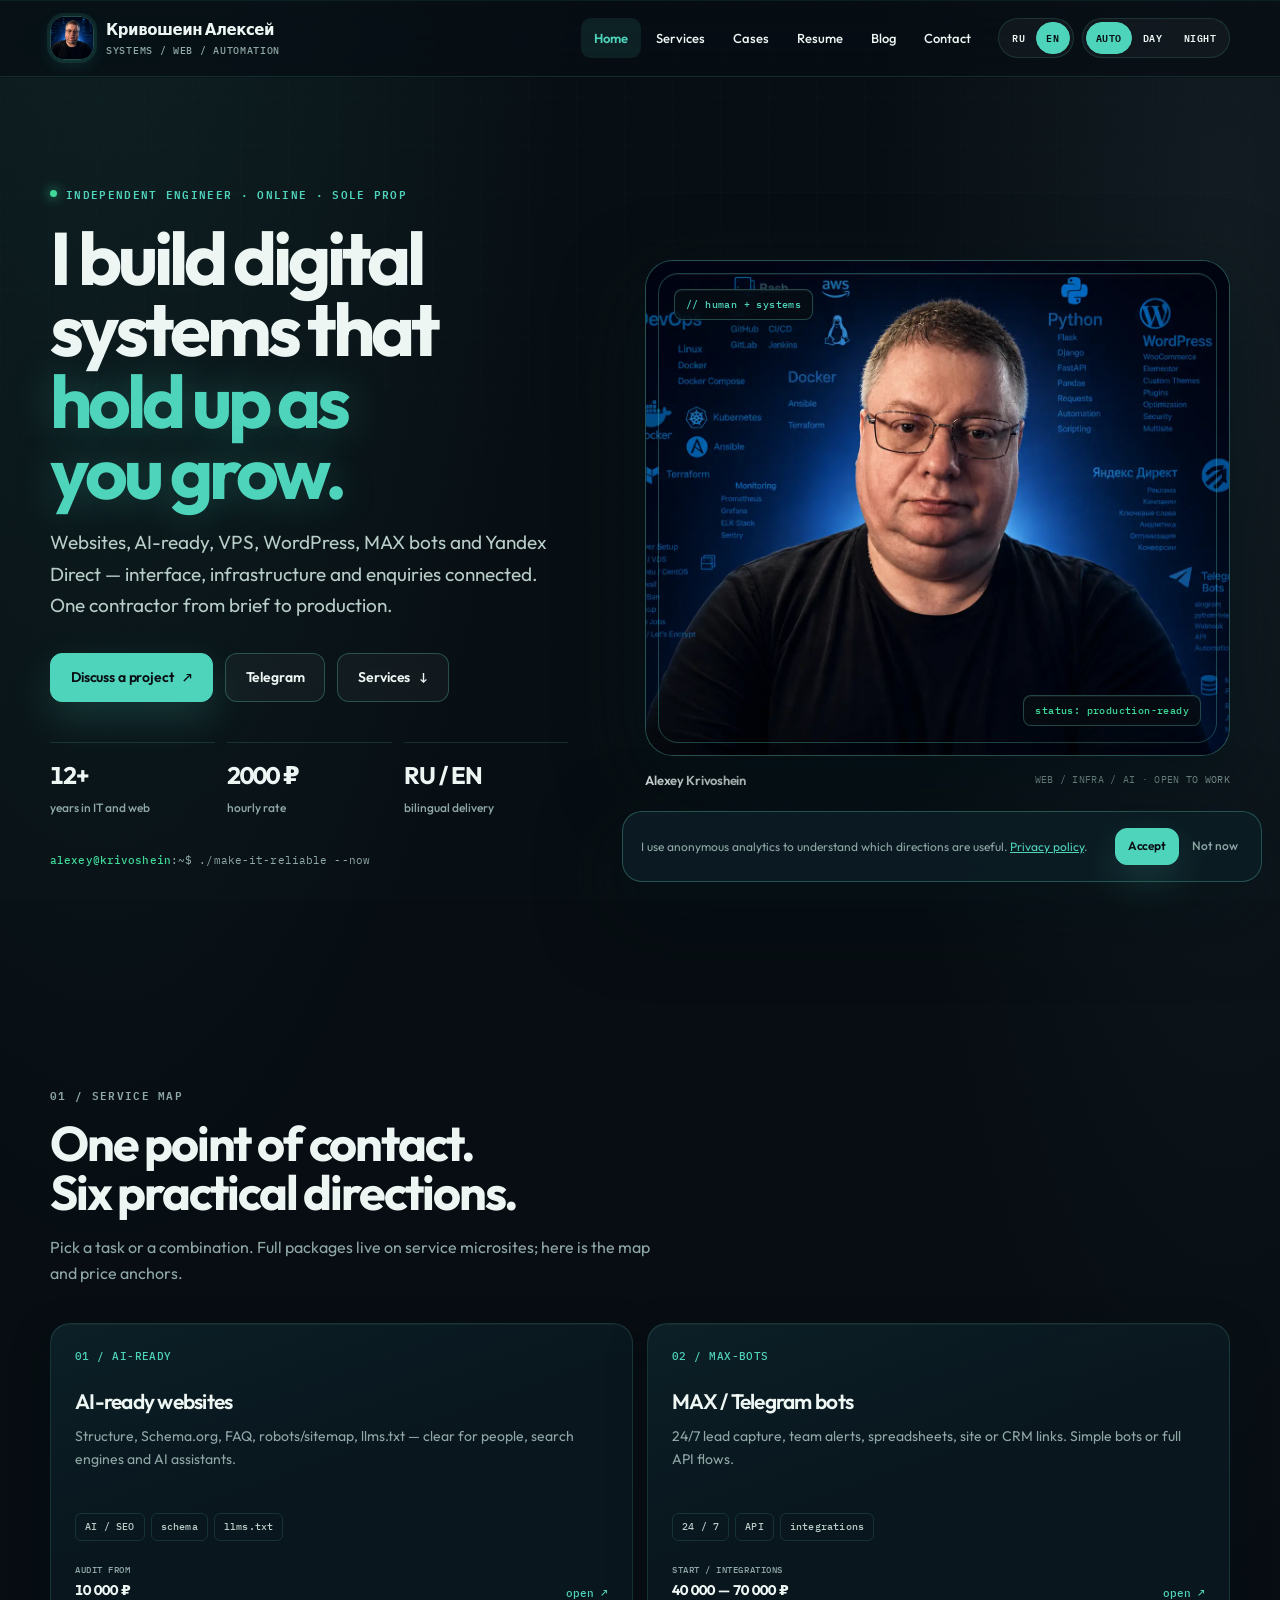
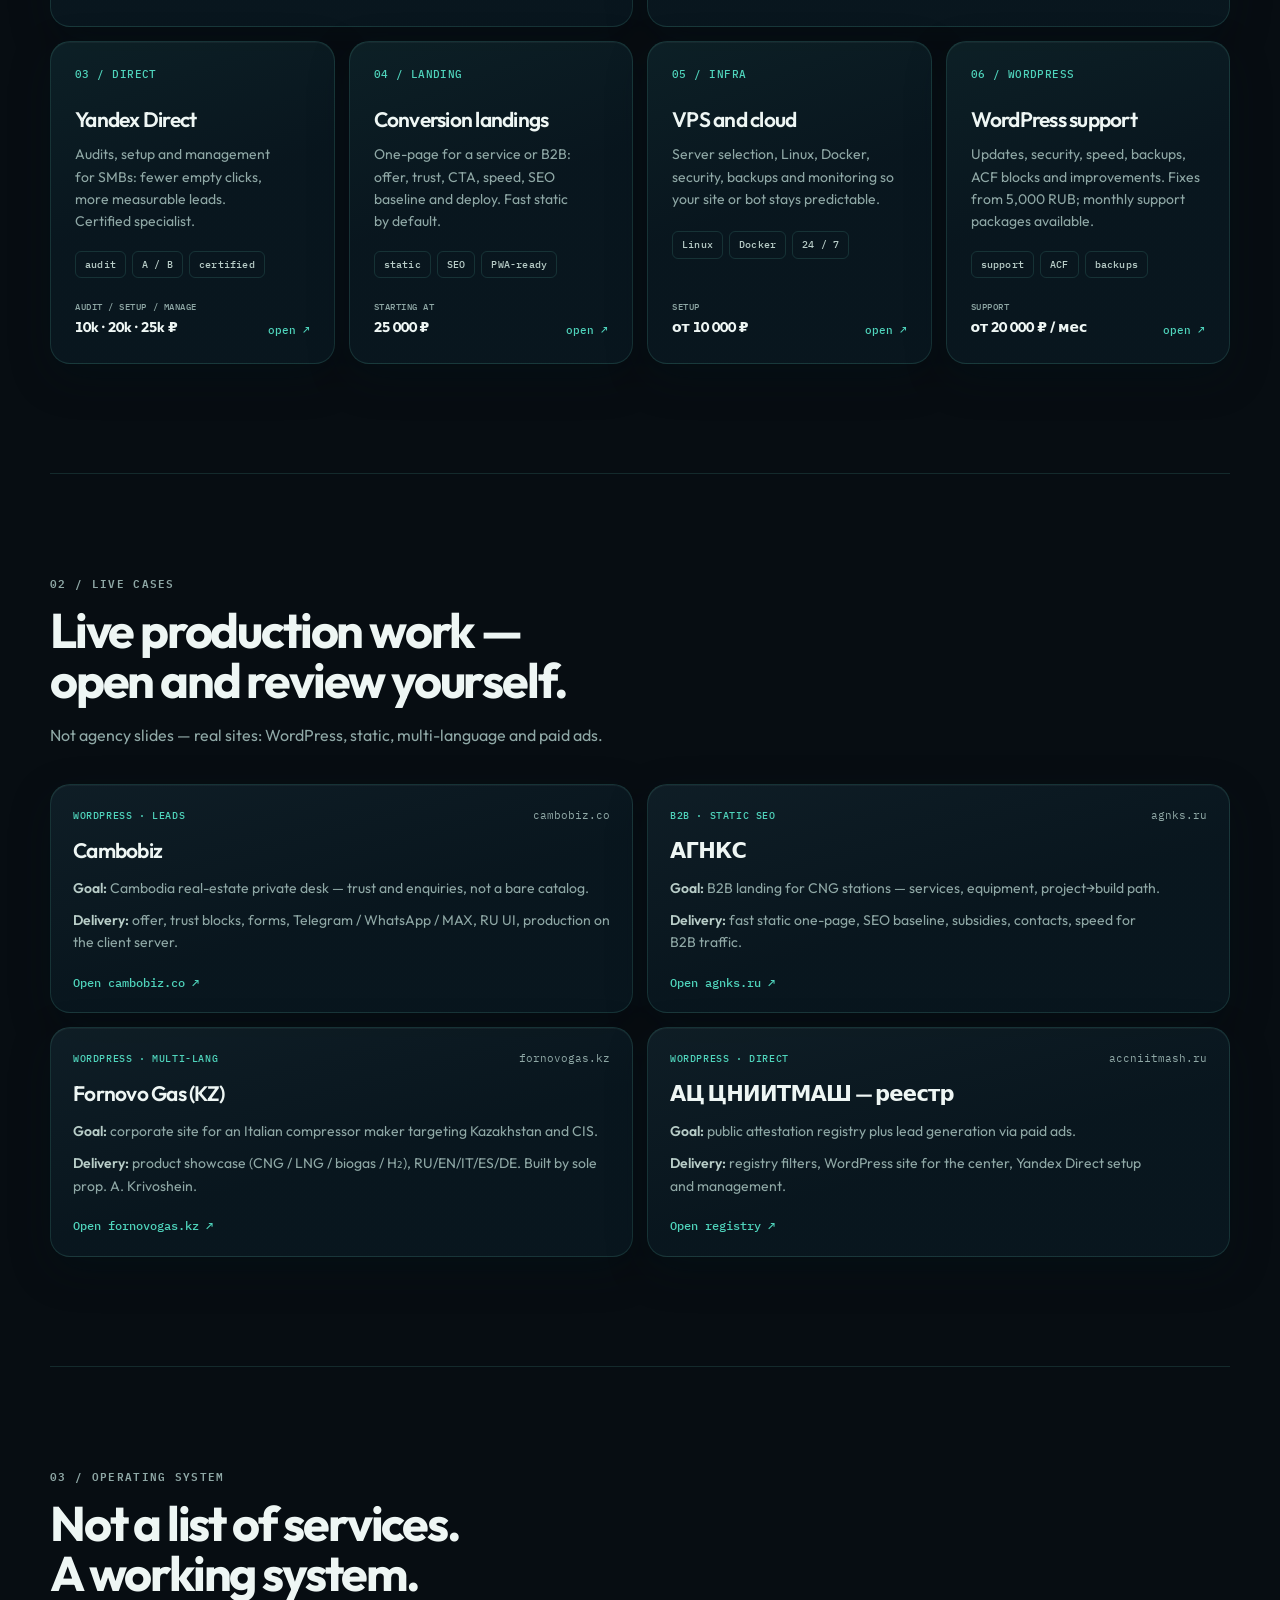
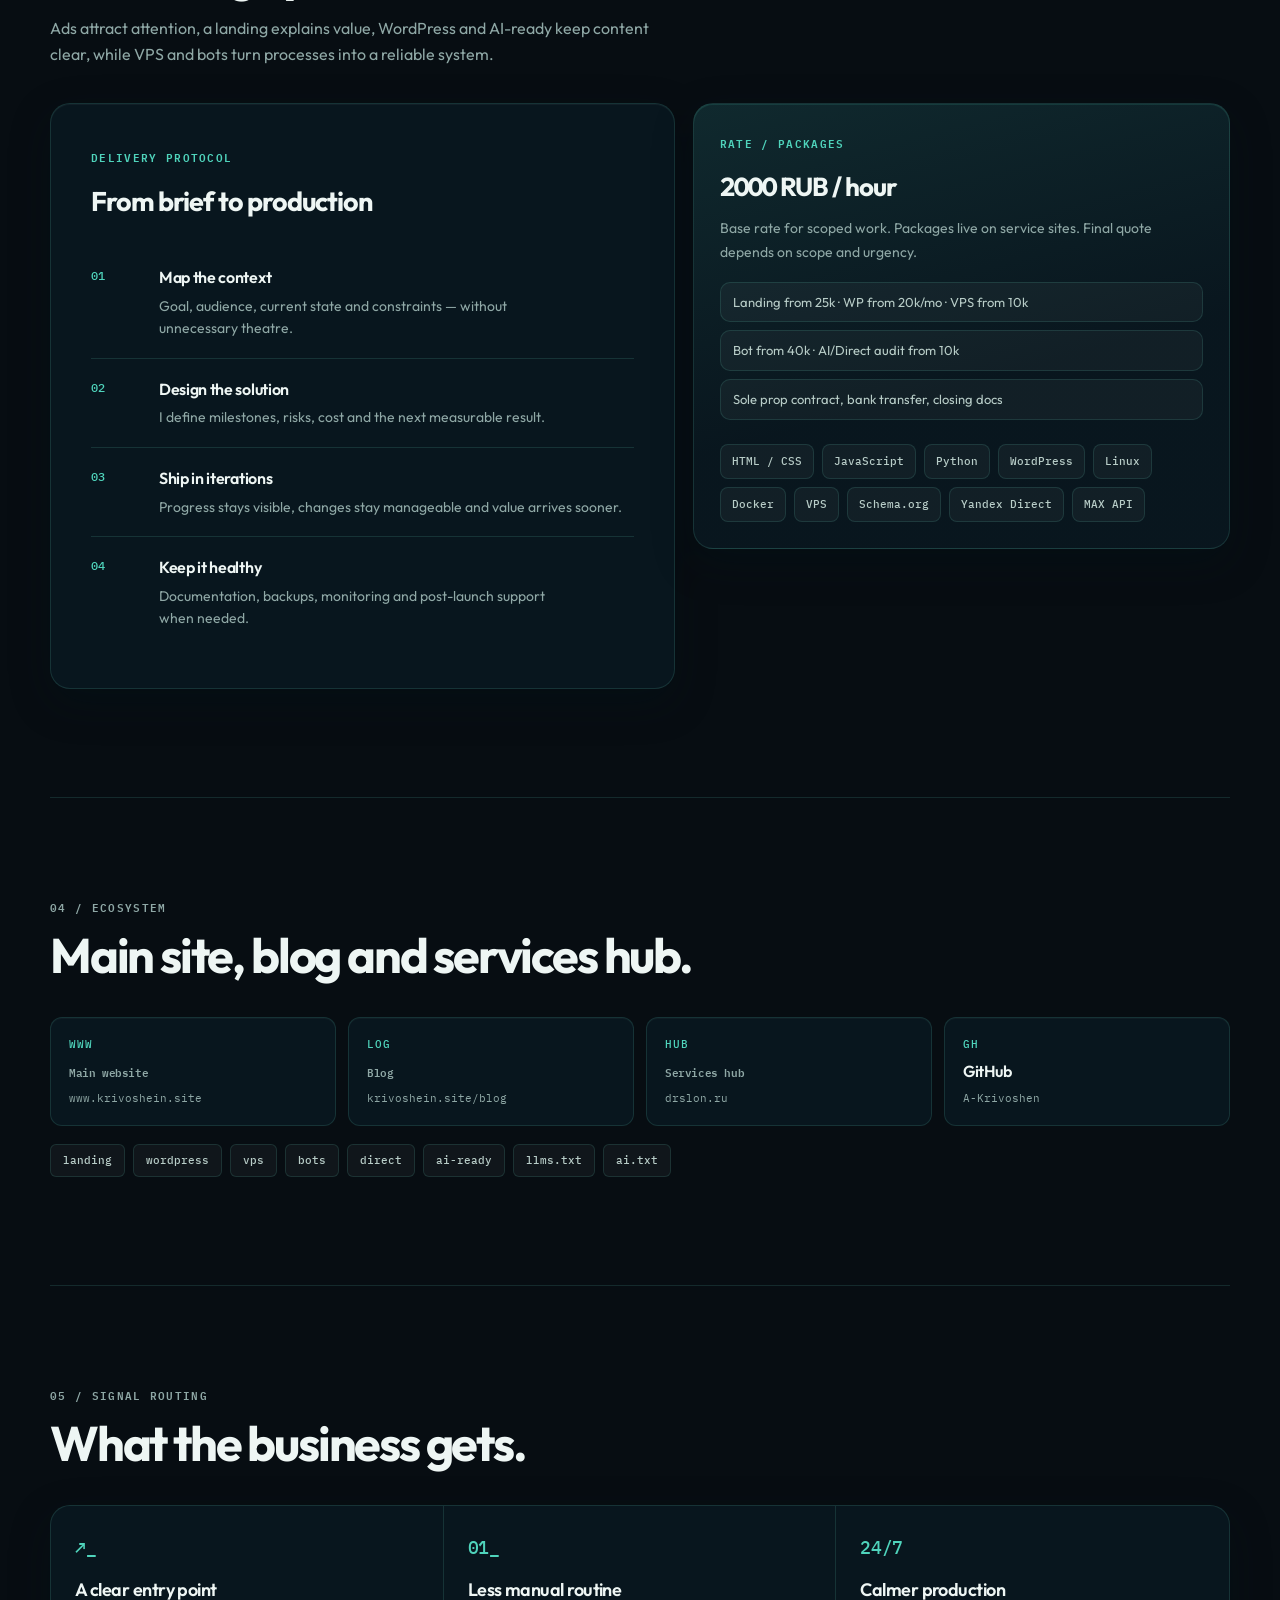
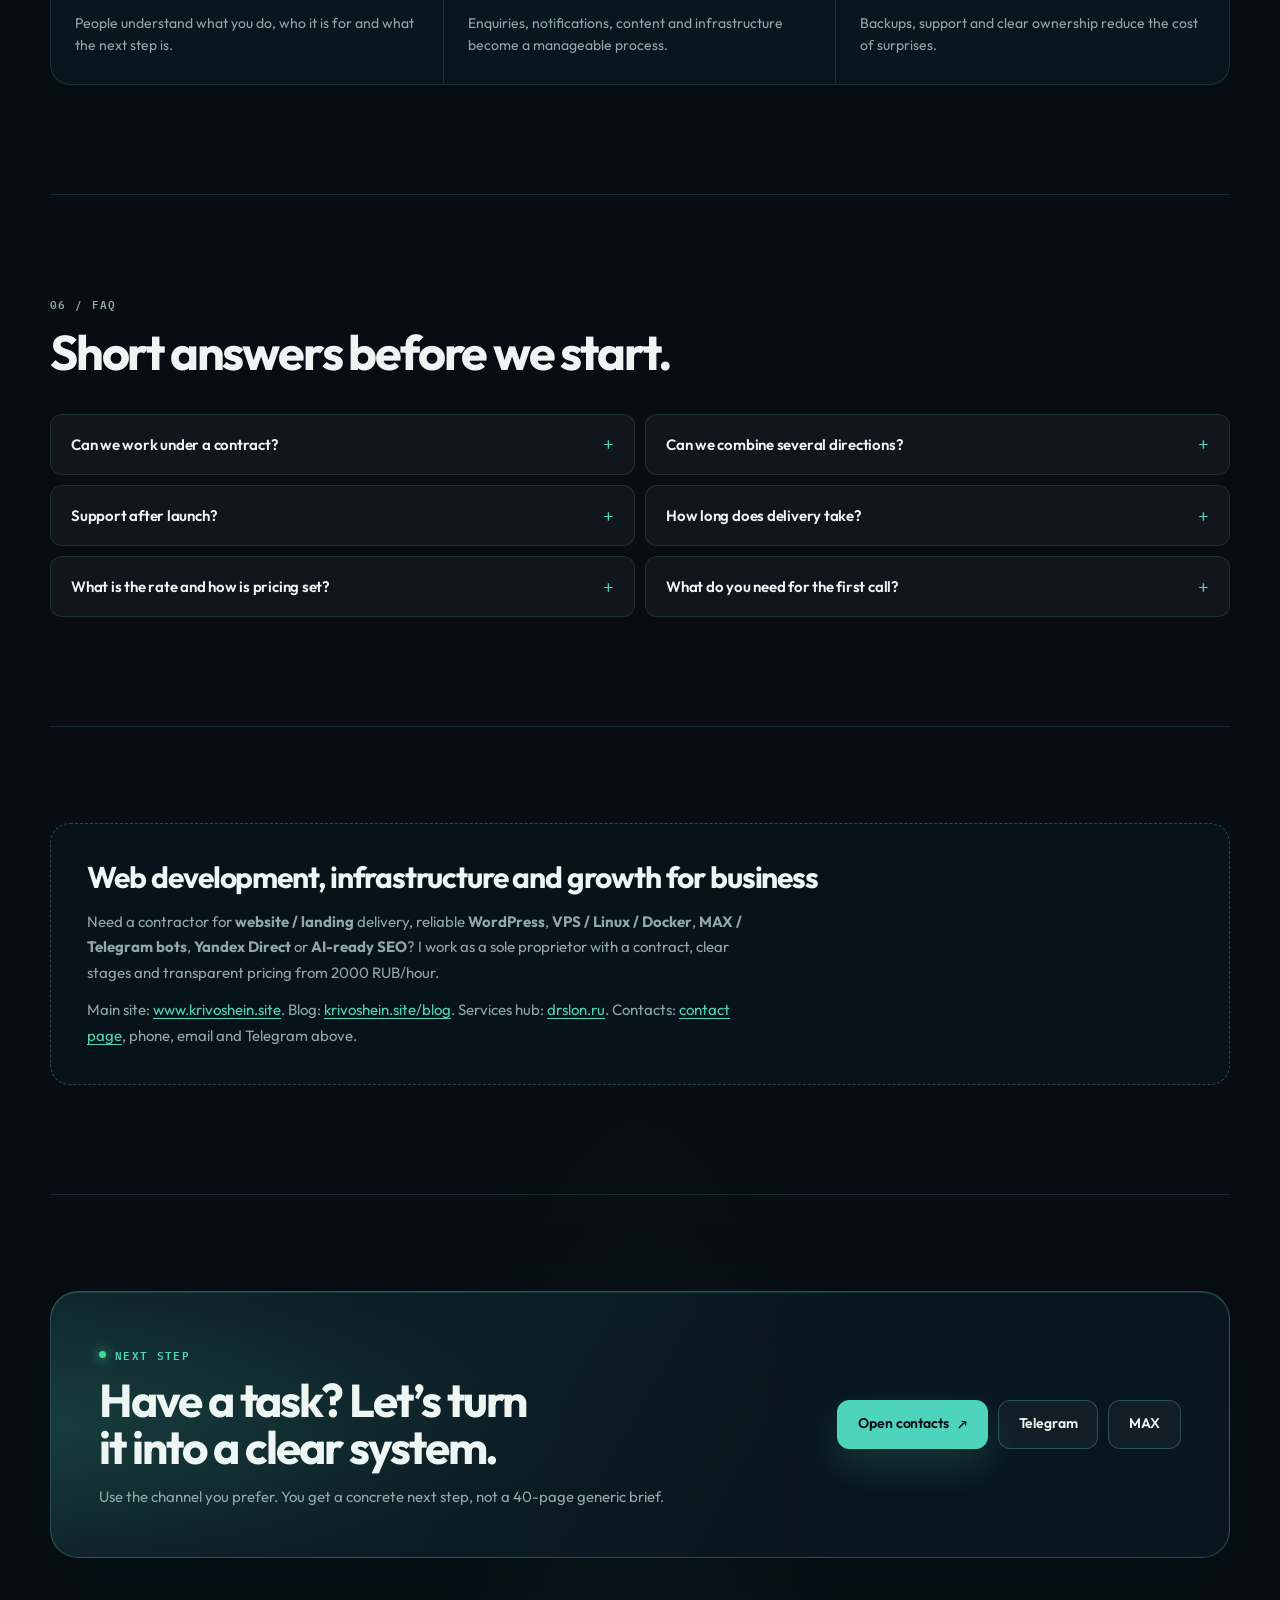
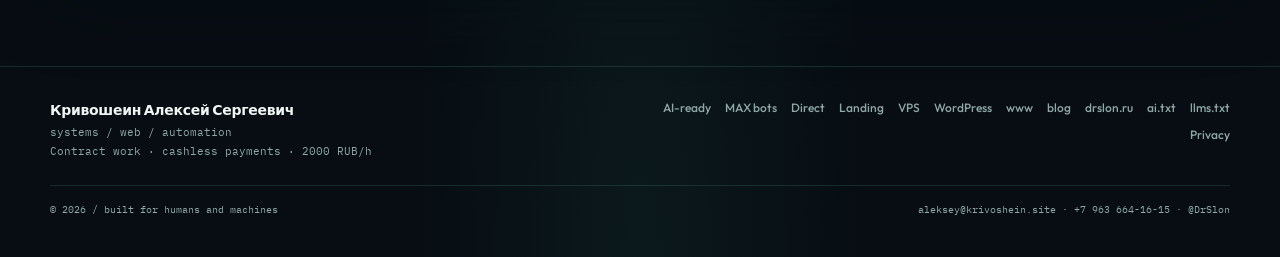
<file: index.html>
<!doctype html>
<html lang="ru" data-theme="night" data-theme-mode="auto">
<head>
  <meta charset="UTF-8">
  <title>Алексей Кривошеин — сайты, WordPress, VPS, боты, Директ, AI-ready | SourceCraft</title>
  <meta name="viewport" content="width=device-width, initial-scale=1, viewport-fit=cover">
  <meta name="theme-color" content="#050b10" media="(prefers-color-scheme: dark)">
  <meta name="theme-color" content="#e8f2ee" media="(prefers-color-scheme: light)">
  <meta name="color-scheme" content="dark light">
  <meta name="description" content="Алексей Кривошеин: разработка лендингов и сайтов, WordPress, VPS/Docker, боты MAX/Telegram, Яндекс.Директ и AI-ready SEO. ИП, договор, ставка от 2000 ₽/час. RU/EN.">
  <meta name="author" content="Кривошеин Алексей Сергеевич">
  <meta name="robots" content="index, follow, max-image-preview:large, max-snippet:-1, max-video-preview:-1">
  <meta name="googlebot" content="index, follow">
  <meta name="yandex" content="index, follow">
  <meta name="yandex-verification" content="4447098eb85d15b6">
  <meta name="format-detection" content="telephone=yes">
  <link rel="canonical" href="https://krivoshein-slon.sourcecraft.site/drslon-card/">
  <meta property="og:type" content="website">
  <meta property="og:site_name" content="Алексей Кривошеин — SourceCraft card">
  <meta property="og:locale" content="ru_RU">
  <meta property="og:locale:alternate" content="en_US">
  <meta property="og:title" content="Алексей Кривошеин — цифровые системы для бизнеса">
  <meta property="og:description" content="Сайты, AI-ready, VPS, WordPress, MAX-боты и Яндекс.Директ — от идеи до стабильного продакшена. ИП, договор, прозрачные цены.">
  <meta property="og:url" content="https://krivoshein-slon.sourcecraft.site/drslon-card/">
  <meta property="og:image" content="https://krivoshein-slon.sourcecraft.site/drslon-card/assets/alexey-tech.webp">
  <meta property="og:image:width" content="1400">
  <meta property="og:image:height" content="1050">
  <meta property="og:image:alt" content="Алексей Кривошеин — веб-разработка и инфраструктура">
  <meta name="twitter:card" content="summary_large_image">
  <meta name="twitter:title" content="Алексей Кривошеин — web / infra / AI-ready">
  <meta name="twitter:description" content="Лендинги, WordPress, VPS, боты, Директ и AI-ready. Договор ИП, 2000 ₽/час.">
  <meta name="twitter:image" content="https://krivoshein-slon.sourcecraft.site/drslon-card/assets/alexey-tech.webp">
  <meta name="twitter:image:alt" content="Алексей Кривошеин">
  <link rel="icon" type="image/x-icon" href="favicon.ico">
  <link rel="preload" as="image" href="assets/alexey-tech.webp" type="image/webp" fetchpriority="high">
  <link rel="preconnect" href="https://fonts.googleapis.com">
  <link rel="preconnect" href="https://fonts.gstatic.com" crossorigin>
  <link href="https://fonts.googleapis.com/css2?family=IBM+Plex+Mono:wght@400;500;600&family=Outfit:wght@400;500;600;700&display=swap" rel="stylesheet">
  <link rel="stylesheet" href="assets/site.css?v=20260817">
  <script>
    (function () {
      try {
        var mode = localStorage.getItem('drslon-theme-mode') || 'auto';
        var hour = new Date().getHours();
        var theme = mode === 'auto' ? (hour >= 7 && hour < 20 ? 'day' : 'night') : mode;
        document.documentElement.dataset.themeMode = ['auto', 'day', 'night'].includes(mode) ? mode : 'auto';
        document.documentElement.dataset.theme = theme === 'day' ? 'day' : 'night';
      } catch (error) {}
      try {
        var lang = localStorage.getItem('site-language');
        if (lang !== 'en' && lang !== 'ru') {
          var RU = {"Europe/Kaliningrad":1,"Europe/Moscow":1,"Europe/Simferopol":1,"Europe/Kirov":1,"Europe/Volgograd":1,"Europe/Astrakhan":1,"Europe/Saratov":1,"Europe/Ulyanovsk":1,"Europe/Samara":1,"Asia/Yekaterinburg":1,"Asia/Omsk":1,"Asia/Novosibirsk":1,"Asia/Barnaul":1,"Asia/Tomsk":1,"Asia/Novokuznetsk":1,"Asia/Krasnoyarsk":1,"Asia/Irkutsk":1,"Asia/Chita":1,"Asia/Yakutsk":1,"Asia/Khandyga":1,"Asia/Vladivostok":1,"Asia/Ust-Nera":1,"Asia/Magadan":1,"Asia/Sakhalin":1,"Asia/Srednekolymsk":1,"Asia/Kamchatka":1,"Asia/Anadyr":1};
          var tz = '';
          try { tz = Intl.DateTimeFormat().resolvedOptions().timeZone || ''; } catch (e2) {}
          lang = (tz && RU[tz]) ? 'ru' : 'en';
          if (!tz) {
            var nav = (navigator.language || '').toLowerCase();
            if (nav.indexOf('ru') === 0) lang = 'ru';
          }
        }
        document.documentElement.lang = lang;
      } catch (e3) {}
    }());
  </script>
</head>
<body class="page-home" data-current-lang="ru" data-title-ru="Алексей Кривошеин — сайты, WordPress, VPS, боты, Директ, AI-ready | SourceCraft" data-title-en="Alexey Krivoshein — websites, WordPress, VPS, bots, Direct, AI-ready | SourceCraft">
  <canvas class="matrix-canvas" aria-hidden="true"></canvas>
  <a class="skip-link" href="#main-content"><span class="lang-ru">К содержанию</span><span class="lang-en">Skip to content</span></a>

  <header class="site-header">
    <div class="container header-inner">
      <a class="brand" href="index.html">
        <img class="brand-photo" src="assets/alexey-tech.webp" alt="" width="46" height="46" fetchpriority="high" decoding="async">
        <span class="brand-copy">
          <span class="brand-name">Кривошеин Алексей</span>
          <span class="brand-role"><span class="lang-ru">systems / web / automation</span><span class="lang-en">systems / web / automation</span></span>
        </span>
      </a>

      <div class="nav-wrap">
        <nav class="site-nav" id="mainNav" aria-label="Основная навигация">
          <a class="nav-link" href="index.html" aria-current="page"><span class="lang-ru">Главная</span><span class="lang-en">Home</span></a>
          <a class="nav-link" href="#services"><span class="lang-ru">Услуги</span><span class="lang-en">Services</span></a>
          <a class="nav-link" href="#cases"><span class="lang-ru">Кейсы</span><span class="lang-en">Cases</span></a>
          <a class="nav-link" href="resume.html"><span class="lang-ru">Резюме</span><span class="lang-en">Resume</span></a>
          <a class="nav-link" href="https://krivoshein.site/blog/" target="_blank" rel="noopener noreferrer"><span class="lang-ru">Блог</span><span class="lang-en">Blog</span></a>
          <a class="nav-link" href="contact.html"><span class="lang-ru">Контакты</span><span class="lang-en">Contact</span></a>
        </nav>

        <div class="header-tools">
          <div class="language-switch" role="group" aria-label="Выбор языка">
            <button class="lang-btn is-active" type="button" data-lang="ru" aria-pressed="true">RU</button>
            <button class="lang-btn" type="button" data-lang="en" aria-pressed="false">EN</button>
          </div>
          <div class="theme-switch" role="group" aria-label="Режим темы">
            <button class="theme-btn" type="button" data-theme-mode="auto" aria-pressed="false" aria-label="Автоматическая тема"><span>AUTO</span></button>
            <button class="theme-btn" type="button" data-theme-mode="day" aria-pressed="false" aria-label="Дневная тема"><span>DAY</span></button>
            <button class="theme-btn" type="button" data-theme-mode="night" aria-pressed="false" aria-label="Ночная тема"><span>NIGHT</span></button>
          </div>
          <span class="theme-status" data-theme-status aria-live="polite">AUTO</span>
          <button class="burger" type="button" aria-expanded="false" aria-controls="mainNav" aria-label="Открыть навигацию"><span></span></button>
        </div>
      </div>
    </div>
  </header>

  <main id="main-content">
    <section class="hero container">
      <div class="hero-copy">
        <span class="eyebrow"><span class="lang-ru">independent engineer · online · ИП</span><span class="lang-en">independent engineer · online · sole prop</span></span>
        <h1>
          <span class="lang-ru">Собираю цифровые системы, которые <span class="accent-word">держат рост.</span></span>
          <span class="lang-en">I build digital systems that <span class="accent-word">hold up as you grow.</span></span>
        </h1>
        <p class="hero-lead">
          <span class="lang-ru">Сайты, AI-ready, VPS, WordPress, MAX-боты и Директ — без разрыва между интерфейсом, инфраструктурой и заявками. Один подрядчик от брифа до продакшена.</span>
          <span class="lang-en">Websites, AI-ready, VPS, WordPress, MAX bots and Yandex Direct — interface, infrastructure and enquiries connected. One contractor from brief to production.</span>
        </p>
        <div class="hero-actions">
          <a class="button button-primary" href="contact.html" data-goal="contact_open"><span class="lang-ru">Обсудить задачу</span><span class="lang-en">Discuss a project</span><span class="arrow">↗</span></a>
          <a class="button button-secondary" href="https://t.me/DrSlon?text=%D0%97%D0%B4%D1%80%D0%B0%D0%B2%D1%81%D1%82%D0%B2%D1%83%D0%B9%D1%82%D0%B5!%20%D0%A5%D0%BE%D1%87%D1%83%20%D0%BE%D0%B1%D1%81%D1%83%D0%B4%D0%B8%D1%82%D1%8C%20%D0%BF%D1%80%D0%BE%D0%B5%D0%BA%D1%82" target="_blank" rel="noopener noreferrer" data-goal="telegram_open"><span class="lang-ru">Telegram</span><span class="lang-en">Telegram</span></a>
          <a class="button button-secondary" href="#services"><span class="lang-ru">Направления</span><span class="lang-en">Services</span><span class="arrow">↓</span></a>
        </div>
        <div class="hero-stats" aria-label="Ключевые показатели">
          <div class="stat"><strong>12+</strong><span><span class="lang-ru">лет в IT и вебе</span><span class="lang-en">years in IT and web</span></span></div>
          <div class="stat"><strong>2000 ₽</strong><span><span class="lang-ru">ставка за час</span><span class="lang-en">hourly rate</span></span></div>
          <div class="stat"><strong>RU / EN</strong><span><span class="lang-ru">без языкового барьера</span><span class="lang-en">bilingual delivery</span></span></div>
        </div>
        <div class="terminal-line" aria-hidden="true"><b>alexey@krivoshein</b>:~$ ./make-it-reliable --now</div>
      </div>

      <div class="hero-visual">
        <div class="visual-frame">
          <img class="hero-image" src="assets/alexey-tech.webp" alt="Алексей Кривошеин — веб-разработчик, DevOps, WordPress, VPS и AI-ready" width="1400" height="1050" fetchpriority="high" decoding="async">
          <span class="visual-grid-label top">// human + systems</span>
          <span class="visual-grid-label bottom">status: production-ready</span>
        </div>
        <div class="visual-caption"><strong>Alexey Krivoshein</strong><span>web / infra / AI · open to work</span></div>
      </div>
    </section>

    <section class="section container" id="services">
      <div class="section-heading">
        <span class="micro-label">01 / service map</span>
        <h2><span class="lang-ru">Одна точка входа — шесть рабочих направлений.</span><span class="lang-en">One point of contact. Six practical directions.</span></h2>
        <p><span class="lang-ru">Выбирайте задачу или связку. Подробные пакеты — на тематических сайтах; здесь — карта и ориентиры по цене.</span><span class="lang-en">Pick a task or a combination. Full packages live on service microsites; here is the map and price anchors.</span></p>
      </div>

      <div class="service-grid">
        <article class="service-card">
          <span class="service-number">01 / AI-READY</span>
          <h3><span class="lang-ru">Сайт для AI-поиска</span><span class="lang-en">AI-ready websites</span></h3>
          <p><span class="lang-ru">Структура, Schema.org, FAQ, robots/sitemap, llms.txt — чтобы сайт понимали люди, поисковики и AI-ассистенты.</span><span class="lang-en">Structure, Schema.org, FAQ, robots/sitemap, llms.txt — clear for people, search engines and AI assistants.</span></p>
          <div class="service-meta"><span class="tag">AI / SEO</span><span class="tag">schema</span><span class="tag">llms.txt</span></div>
          <div class="service-footer"><span class="service-price"><small><span class="lang-ru">аудит от</span><span class="lang-en">audit from</span></small>10 000 ₽</span><a class="service-link" href="https://ai-ready.krivoshein.site/" target="_blank" rel="noopener noreferrer">open ↗</a></div>
        </article>

        <article class="service-card">
          <span class="service-number">02 / MAX-BOTS</span>
          <h3><span class="lang-ru">Боты MAX / Telegram</span><span class="lang-en">MAX / Telegram bots</span></h3>
          <p><span class="lang-ru">Заявки 24/7, уведомления команде, связка с таблицами, сайтом или CRM. Простой бот или с API.</span><span class="lang-en">24/7 lead capture, team alerts, spreadsheets, site or CRM links. Simple bots or full API flows.</span></p>
          <div class="service-meta"><span class="tag">24 / 7</span><span class="tag">API</span><span class="tag">integrations</span></div>
          <div class="service-footer"><span class="service-price"><small><span class="lang-ru">старт / интеграции</span><span class="lang-en">start / integrations</span></small>40 000 — 70 000 ₽</span><a class="service-link" href="https://bots.krivoshein.site/" target="_blank" rel="noopener noreferrer">open ↗</a></div>
        </article>

        <article class="service-card">
          <span class="service-number">03 / DIRECT</span>
          <h3><span class="lang-ru">Яндекс.Директ</span><span class="lang-en">Yandex Direct</span></h3>
          <p><span class="lang-ru">Аудит, настройка и ведение для малого бизнеса: меньше пустых кликов, больше понятных заявок. Сертифицированный специалист.</span><span class="lang-en">Audits, setup and management for SMBs: fewer empty clicks, more measurable leads. Certified specialist.</span></p>
          <div class="service-meta"><span class="tag">audit</span><span class="tag">A / B</span><span class="tag">certified</span></div>
          <div class="service-footer"><span class="service-price"><small><span class="lang-ru">аудит / настройка / ведение</span><span class="lang-en">audit / setup / manage</span></small>10k · 20k · 25k ₽</span><a class="service-link" href="https://direct.krivoshein.site/" target="_blank" rel="noopener noreferrer">open ↗</a></div>
        </article>

        <article class="service-card">
          <span class="service-number">04 / LANDING</span>
          <h3><span class="lang-ru">Лендинги под ключ</span><span class="lang-en">Conversion landings</span></h3>
          <p><span class="lang-ru">One-page под услугу или B2B: оффер, доверие, CTA, скорость, SEO-база и деплой. Статика без лишней CMS.</span><span class="lang-en">One-page for a service or B2B: offer, trust, CTA, speed, SEO baseline and deploy. Fast static by default.</span></p>
          <div class="service-meta"><span class="tag">static</span><span class="tag">SEO</span><span class="tag">PWA-ready</span></div>
          <div class="service-footer"><span class="service-price"><small><span class="lang-ru">старт</span><span class="lang-en">starting at</span></small>25 000 ₽</span><a class="service-link" href="https://landing.krivoshein.site/" target="_blank" rel="noopener noreferrer">open ↗</a></div>
        </article>

        <article class="service-card">
          <span class="service-number">05 / INFRA</span>
          <h3><span class="lang-ru">VPS и облако</span><span class="lang-en">VPS and cloud</span></h3>
          <p><span class="lang-ru">Подбор сервера, Linux, Docker, безопасность, бэкапы и мониторинг — сайт или бот без сюрпризов.</span><span class="lang-en">Server selection, Linux, Docker, security, backups and monitoring so your site or bot stays predictable.</span></p>
          <div class="service-meta"><span class="tag">Linux</span><span class="tag">Docker</span><span class="tag">24 / 7</span></div>
          <div class="service-footer"><span class="service-price"><small><span class="lang-ru">настройка</span><span class="lang-en">setup</span></small>от 10 000 ₽</span><a class="service-link" href="https://vps.krivoshein.site/" target="_blank" rel="noopener noreferrer">open ↗</a></div>
        </article>

        <article class="service-card">
          <span class="service-number">06 / WORDPRESS</span>
          <h3><span class="lang-ru">WordPress без головной боли</span><span class="lang-en">WordPress support</span></h3>
          <p><span class="lang-ru">Обновления, безопасность, скорость, бэкапы, ACF-блоки и доработки. Точечные правки от 5 000 ₽, поддержка — помесячно.</span><span class="lang-en">Updates, security, speed, backups, ACF blocks and improvements. Fixes from 5,000 RUB; monthly support packages available.</span></p>
          <div class="service-meta"><span class="tag">support</span><span class="tag">ACF</span><span class="tag">backups</span></div>
          <div class="service-footer"><span class="service-price"><small><span class="lang-ru">поддержка</span><span class="lang-en">support</span></small>от 20 000 ₽ / мес</span><a class="service-link" href="https://wordpress.krivoshein.site/" target="_blank" rel="noopener noreferrer">open ↗</a></div>
        </article>
      </div>
    </section>

    <section class="section container" id="cases">
      <div class="section-heading">
        <span class="micro-label">02 / live cases</span>
        <h2><span class="lang-ru">Проекты в проде — можно открыть и проверить.</span><span class="lang-en">Live production work — open and review yourself.</span></h2>
        <p><span class="lang-ru">Не слайды агентства, а рабочие сайты: WordPress, статика, мультиязык и реклама.</span><span class="lang-en">Not agency slides — real sites: WordPress, static, multi-language and paid ads.</span></p>
      </div>
      <div class="cases-grid">
        <a class="case-card" href="https://cambobiz.co/" target="_blank" rel="noopener noreferrer">
          <div class="case-meta"><span class="case-tag">WordPress · leads</span><span class="case-host">cambobiz.co</span></div>
          <h3>Cambobiz</h3>
          <p><span class="lang-ru"><strong>Задача:</strong> private desk по недвижимости в Камбодже — доверие и заявки, не «голый каталог».</span><span class="lang-en"><strong>Goal:</strong> Cambodia real-estate private desk — trust and enquiries, not a bare catalog.</span></p>
          <p><span class="lang-ru"><strong>Сделано:</strong> оффер, блоки доверия, формы, Telegram / WhatsApp / MAX, RU UI, продакшен на сервере клиента.</span><span class="lang-en"><strong>Delivery:</strong> offer, trust blocks, forms, Telegram / WhatsApp / MAX, RU UI, production on the client server.</span></p>
          <span class="case-cta"><span class="lang-ru">Открыть cambobiz.co</span><span class="lang-en">Open cambobiz.co</span> ↗</span>
        </a>
        <a class="case-card" href="https://agnks.ru/" target="_blank" rel="noopener noreferrer">
          <div class="case-meta"><span class="case-tag">B2B · static SEO</span><span class="case-host">agnks.ru</span></div>
          <h3>АГНКС</h3>
          <p><span class="lang-ru"><strong>Задача:</strong> B2B-лендинг метановых заправок — услуги, комплектация, путь «проект → стройка».</span><span class="lang-en"><strong>Goal:</strong> B2B landing for CNG stations — services, equipment, project→build path.</span></p>
          <p><span class="lang-ru"><strong>Сделано:</strong> быстрая статика, SEO-база, субсидии, контакты, скорость под коммерческий трафик.</span><span class="lang-en"><strong>Delivery:</strong> fast static one-page, SEO baseline, subsidies, contacts, speed for B2B traffic.</span></p>
          <span class="case-cta"><span class="lang-ru">Открыть agnks.ru</span><span class="lang-en">Open agnks.ru</span> ↗</span>
        </a>
        <a class="case-card" href="https://fornovogas.kz/" target="_blank" rel="noopener noreferrer">
          <div class="case-meta"><span class="case-tag">WordPress · multi-lang</span><span class="case-host">fornovogas.kz</span></div>
          <h3>Fornovo Gas (KZ)</h3>
          <p><span class="lang-ru"><strong>Задача:</strong> корпоративный сайт итальянского производителя компрессоров для КЗ и СНГ.</span><span class="lang-en"><strong>Goal:</strong> corporate site for an Italian compressor maker targeting Kazakhstan and CIS.</span></p>
          <p><span class="lang-ru"><strong>Сделано:</strong> продуктовая витрина (АГНКС / СПГ / биогаз / H₂), RU/EN/IT/ES/DE. Разработка — ИП Кривошеин А.С.</span><span class="lang-en"><strong>Delivery:</strong> product showcase (CNG / LNG / biogas / H₂), RU/EN/IT/ES/DE. Built by sole prop. A. Krivoshein.</span></p>
          <span class="case-cta"><span class="lang-ru">Открыть fornovogas.kz</span><span class="lang-en">Open fornovogas.kz</span> ↗</span>
        </a>
        <a class="case-card" href="https://accniitmash.ru/reestr/personal/" target="_blank" rel="noopener noreferrer">
          <div class="case-meta"><span class="case-tag">WordPress · Direct</span><span class="case-host">accniitmash.ru</span></div>
          <h3>АЦ ЦНИИТМАШ — реестр</h3>
          <p><span class="lang-ru"><strong>Задача:</strong> публичный реестр аттестаций + привлечение заявок через рекламу.</span><span class="lang-en"><strong>Goal:</strong> public attestation registry plus lead generation via paid ads.</span></p>
          <p><span class="lang-ru"><strong>Сделано:</strong> фильтры реестра, WordPress-сайт аттестационного центра, настройка и ведение Яндекс.Директ.</span><span class="lang-en"><strong>Delivery:</strong> registry filters, WordPress site for the center, Yandex Direct setup and management.</span></p>
          <span class="case-cta"><span class="lang-ru">Открыть реестр</span><span class="lang-en">Open registry</span> ↗</span>
        </a>
      </div>
    </section>

    <section class="section container" id="system">
      <div class="section-heading">
        <span class="micro-label">03 / operating system</span>
        <h2><span class="lang-ru">Не набор услуг. Рабочая связка.</span><span class="lang-en">Not a list of services. A working system.</span></h2>
        <p><span class="lang-ru">Реклама приводит внимание, лендинг объясняет ценность, WordPress и AI-ready держат контент, VPS и боты превращают процессы в устойчивую систему.</span><span class="lang-en">Ads attract attention, a landing explains value, WordPress and AI-ready keep content clear, while VPS and bots turn processes into a reliable system.</span></p>
      </div>
      <div class="system-grid">
        <div class="system-card">
          <span class="micro-label">delivery protocol</span>
          <h3><span class="lang-ru">От задачи до продакшена</span><span class="lang-en">From brief to production</span></h3>
          <div class="process-list">
            <div class="process-step"><span class="process-number">01</span><div><h4><span class="lang-ru">Собираем контекст</span><span class="lang-en">Map the context</span></h4><p><span class="lang-ru">Цель, аудитория, текущая точка и ограничения — без лишних презентаций.</span><span class="lang-en">Goal, audience, current state and constraints — without unnecessary theatre.</span></p></div></div>
            <div class="process-step"><span class="process-number">02</span><div><h4><span class="lang-ru">Проектируем решение</span><span class="lang-en">Design the solution</span></h4><p><span class="lang-ru">Фиксирую этапы, риски, стоимость и ближайший измеримый результат.</span><span class="lang-en">I define milestones, risks, cost and the next measurable result.</span></p></div></div>
            <div class="process-step"><span class="process-number">03</span><div><h4><span class="lang-ru">Запускаем итерациями</span><span class="lang-en">Ship in iterations</span></h4><p><span class="lang-ru">Видно прогресс, проще согласовывать изменения, быстрее появляется польза.</span><span class="lang-en">Progress stays visible, changes stay manageable and value arrives sooner.</span></p></div></div>
            <div class="process-step"><span class="process-number">04</span><div><h4><span class="lang-ru">Оставляем систему в порядке</span><span class="lang-en">Keep it healthy</span></h4><p><span class="lang-ru">Документация, бэкапы, мониторинг и поддержка после запуска — по договорённости.</span><span class="lang-en">Documentation, backups, monitoring and post-launch support when needed.</span></p></div></div>
          </div>
        </div>
        <aside class="stack-panel pricing-panel">
          <span class="micro-label">rate / packages</span>
          <h3><span class="lang-ru">2000 ₽ / час</span><span class="lang-en">2000 RUB / hour</span></h3>
          <p><span class="lang-ru">Базовая ставка для точечных задач. Пакеты — на тематических сайтах. Финал зависит от объёма и срочности.</span><span class="lang-en">Base rate for scoped work. Packages live on service sites. Final quote depends on scope and urgency.</span></p>
          <ul class="pricing-bullets">
            <li><span class="lang-ru">Лендинг от 25k · WP от 20k/мес · VPS от 10k</span><span class="lang-en">Landing from 25k · WP from 20k/mo · VPS from 10k</span></li>
            <li><span class="lang-ru">Бот от 40k · AI/Direct аудит от 10k</span><span class="lang-en">Bot from 40k · AI/Direct audit from 10k</span></li>
            <li><span class="lang-ru">Договор ИП, безнал, закрывающие документы</span><span class="lang-en">Sole prop contract, bank transfer, closing docs</span></li>
          </ul>
          <div class="stack-list"><span>HTML / CSS</span><span>JavaScript</span><span>Python</span><span>WordPress</span><span>Linux</span><span>Docker</span><span>VPS</span><span>Schema.org</span><span>Yandex Direct</span><span>MAX API</span></div>
        </aside>
      </div>
    </section>

    <section class="section container" id="ecosystem">
      <div class="section-heading">
        <span class="micro-label">04 / ecosystem</span>
        <h2><span class="lang-ru">Сайт, блог и хаб услуг.</span><span class="lang-en">Main site, blog and services hub.</span></h2>
      </div>
      <div class="eco-grid">
        <a class="eco-card" href="https://www.krivoshein.site/" target="_blank" rel="noopener noreferrer">
          <span class="eco-label">WWW</span>
          <strong><span class="lang-ru">Основной сайт</span><span class="lang-en">Main website</span></strong>
          <span>www.krivoshein.site</span>
        </a>
        <a class="eco-card" href="https://krivoshein.site/blog/" target="_blank" rel="noopener noreferrer">
          <span class="eco-label">LOG</span>
          <strong><span class="lang-ru">Блог</span><span class="lang-en">Blog</span></strong>
          <span>krivoshein.site/blog</span>
        </a>
        <a class="eco-card" href="https://drslon.ru/" target="_blank" rel="noopener noreferrer">
          <span class="eco-label">HUB</span>
          <strong><span class="lang-ru">Хаб услуг</span><span class="lang-en">Services hub</span></strong>
          <span>drslon.ru</span>
        </a>
        <a class="eco-card" href="https://github.com/A-Krivoshen" target="_blank" rel="noopener noreferrer">
          <span class="eco-label">GH</span>
          <strong>GitHub</strong>
          <span>A-Krivoshen</span>
        </a>
      </div>
      <nav class="eco-strip" aria-label="Service microsites">
        <a href="https://landing.krivoshein.site/" target="_blank" rel="noopener noreferrer">landing</a>
        <a href="https://wordpress.krivoshein.site/" target="_blank" rel="noopener noreferrer">wordpress</a>
        <a href="https://vps.krivoshein.site/" target="_blank" rel="noopener noreferrer">vps</a>
        <a href="https://bots.krivoshein.site/" target="_blank" rel="noopener noreferrer">bots</a>
        <a href="https://direct.krivoshein.site/" target="_blank" rel="noopener noreferrer">direct</a>
        <a href="https://ai-ready.krivoshein.site/" target="_blank" rel="noopener noreferrer">ai-ready</a>
        <a href="llms.txt">llms.txt</a>
        <a href="ai.txt">ai.txt</a>
      </nav>
    </section>

    <section class="section container">
      <div class="section-heading">
        <span class="micro-label">05 / signal routing</span>
        <h2><span class="lang-ru">Что получает бизнес на выходе.</span><span class="lang-en">What the business gets.</span></h2>
      </div>
      <div class="signal-grid">
        <article class="signal-card"><span class="signal-icon">↗_</span><strong><span class="lang-ru">Понятный вход</span><span class="lang-en">A clear entry point</span></strong><p><span class="lang-ru">Человек сразу понимает, что вы делаете, для кого и какой следующий шаг.</span><span class="lang-en">People understand what you do, who it is for and what the next step is.</span></p></article>
        <article class="signal-card"><span class="signal-icon">01_</span><strong><span class="lang-ru">Меньше ручной рутины</span><span class="lang-en">Less manual routine</span></strong><p><span class="lang-ru">Заявки, уведомления, контент и инфраструктура собраны в управляемый процесс.</span><span class="lang-en">Enquiries, notifications, content and infrastructure become a manageable process.</span></p></article>
        <article class="signal-card"><span class="signal-icon">24/7</span><strong><span class="lang-ru">Спокойный продакшен</span><span class="lang-en">Calmer production</span></strong><p><span class="lang-ru">Бэкапы, поддержка и понятные зоны ответственности уменьшают цену неожиданностей.</span><span class="lang-en">Backups, support and clear ownership reduce the cost of surprises.</span></p></article>
      </div>
    </section>

    <section class="section container" id="faq">
      <div class="section-heading">
        <span class="micro-label">06 / faq</span>
        <h2><span class="lang-ru">Короткие ответы до старта.</span><span class="lang-en">Short answers before we start.</span></h2>
      </div>
      <div class="faq-grid">
        <details class="faq-item"><summary><span class="lang-ru">Работа по договору возможна?</span><span class="lang-en">Can we work under a contract?</span></summary><div class="faq-answer"><span class="lang-ru">Да. Работаю как ИП: фиксируем этапы, сроки, стоимость и закрывающие документы. Безналичный расчёт.</span><span class="lang-en">Yes. I work as a sole proprietor with clear milestones, timelines, pricing and closing documents. Bank transfer.</span></div></details>
        <details class="faq-item"><summary><span class="lang-ru">Можно собрать несколько направлений?</span><span class="lang-en">Can we combine several directions?</span></summary><div class="faq-answer"><span class="lang-ru">Да. Частая связка — лендинг + Директ, WordPress + VPS или AI-ready + бот.</span><span class="lang-en">Yes. Common combinations are landing + Direct, WordPress + VPS or AI-ready + bot.</span></div></details>
        <details class="faq-item"><summary><span class="lang-ru">Есть поддержка после запуска?</span><span class="lang-en">Support after launch?</span></summary><div class="faq-answer"><span class="lang-ru">Да. Обновления, мониторинг, бэкапы, правки и контроль доступности — особенно для WordPress и VPS.</span><span class="lang-en">Yes. Updates, monitoring, backups, fixes and uptime — especially for WordPress and VPS.</span></div></details>
        <details class="faq-item"><summary><span class="lang-ru">Сколько занимает запуск?</span><span class="lang-en">How long does delivery take?</span></summary><div class="faq-answer"><span class="lang-ru">Зависит от задачи: базовая подготовка — от 1–3 дней, сложные интеграции — по согласованному плану.</span><span class="lang-en">It depends on scope: basic preparation starts at 1–3 days, complex integrations follow an agreed plan.</span></div></details>
        <details class="faq-item"><summary><span class="lang-ru">Какая ставка и как считается смета?</span><span class="lang-en">What is the rate and how is pricing set?</span></summary><div class="faq-answer"><span class="lang-ru">База — 2000 ₽/час. Пакеты на тематических сайтах (лендинг от 25k, WP от 20k/мес, VPS от 10k, бот от 40k, аудиты от 10k). Чем точнее ТЗ — тем точнее смета.</span><span class="lang-en">Base rate is 2000 RUB/hour. Packages on service sites (landing from 25k, WP from 20k/mo, VPS from 10k, bot from 40k, audits from 10k). Clearer brief → better estimate.</span></div></details>
        <details class="faq-item"><summary><span class="lang-ru">Что нужно для первого разговора?</span><span class="lang-en">What do you need for the first call?</span></summary><div class="faq-answer"><span class="lang-ru">Коротко: текущая ситуация, желаемый результат, сроки и ограничения. Ссылку на сайт — если уже есть.</span><span class="lang-en">Briefly: current situation, desired result, deadline and constraints. A project link if one exists.</span></div></details>
      </div>
    </section>

    <section class="section container" id="about-seo" aria-labelledby="seo-heading">
      <article class="seo-block">
        <h2 id="seo-heading"><span class="lang-ru">Веб-разработка, инфраструктура и рост для бизнеса</span><span class="lang-en">Web development, infrastructure and growth for business</span></h2>
        <p><span class="lang-ru">Нужен подрядчик на <strong>разработку сайта</strong> или <strong>лендинга</strong>, стабильный <strong>WordPress</strong>, настройку <strong>VPS / Linux / Docker</strong>, <strong>бот MAX или Telegram</strong>, ведение <strong>Яндекс.Директ</strong> или <strong>AI-ready SEO</strong> (schema, FAQ, llms.txt)? Работаю как ИП: договор, этапы, понятная смета от 2000&nbsp;₽/час и пакеты на тематических сайтах.</span><span class="lang-en">Need a contractor for <strong>website / landing</strong> delivery, reliable <strong>WordPress</strong>, <strong>VPS / Linux / Docker</strong>, <strong>MAX / Telegram bots</strong>, <strong>Yandex Direct</strong> or <strong>AI-ready SEO</strong>? I work as a sole proprietor with a contract, clear stages and transparent pricing from 2000&nbsp;RUB/hour.</span></p>
        <p><span class="lang-ru">Основной сайт: <a href="https://www.krivoshein.site/" rel="noopener noreferrer">www.krivoshein.site</a>. Блог: <a href="https://krivoshein.site/blog/" rel="noopener noreferrer">krivoshein.site/blog</a>. Хаб услуг: <a href="https://drslon.ru/" rel="noopener noreferrer">drslon.ru</a>. Контакты: <a href="contact.html">страница связи</a>, <a href="tel:+79636641615">+7&nbsp;(963)&nbsp;664-16-15</a>, <a href="mailto:aleksey@krivoshein.site">aleksey@krivoshein.site</a>, <a href="https://t.me/DrSlon" rel="noopener noreferrer">Telegram @DrSlon</a>.</span><span class="lang-en">Main site: <a href="https://www.krivoshein.site/" rel="noopener noreferrer">www.krivoshein.site</a>. Blog: <a href="https://krivoshein.site/blog/" rel="noopener noreferrer">krivoshein.site/blog</a>. Services hub: <a href="https://drslon.ru/" rel="noopener noreferrer">drslon.ru</a>. Contacts: <a href="contact.html">contact page</a>, phone, email and Telegram above.</span></p>
      </article>
    </section>

    <section class="section container">
      <div class="cta-panel">
        <div>
          <span class="eyebrow"><span class="lang-ru">next step</span><span class="lang-en">next step</span></span>
          <h2><span class="lang-ru">Есть задача? Давайте превратим её в понятную систему.</span><span class="lang-en">Have a task? Let’s turn it into a clear system.</span></h2>
          <p><span class="lang-ru">Напишите в удобном канале. В ответ — следующий шаг, а не «бриф на 40 страниц».</span><span class="lang-en">Use the channel you prefer. You get a concrete next step, not a 40-page generic brief.</span></p>
        </div>
        <div class="cta-actions">
          <a class="button button-primary" href="contact.html" data-goal="contact_open"><span class="lang-ru">Открыть контакты</span><span class="lang-en">Open contacts</span><span class="arrow">↗</span></a>
          <a class="button button-secondary" href="https://t.me/DrSlon?text=%D0%97%D0%B4%D1%80%D0%B0%D0%B2%D1%81%D1%82%D0%B2%D1%83%D0%B9%D1%82%D0%B5!%20%D0%9D%D1%83%D0%B6%D0%BD%D0%B0%20%D0%BE%D1%86%D0%B5%D0%BD%D0%BA%D0%B0%20%D0%BF%D1%80%D0%BE%D0%B5%D0%BA%D1%82%D0%B0" target="_blank" rel="noopener noreferrer" data-goal="telegram_open">Telegram</a>
          <a class="button button-secondary" href="https://krivoshein.site/max" target="_blank" rel="noopener noreferrer">MAX</a>
        </div>
      </div>
    </section>
  </main>

  <footer class="site-footer">
    <div class="container footer-inner">
      <div class="footer-brand">
        <strong>Кривошеин Алексей Сергеевич</strong><br>
        systems / web / automation<br>
        <span class="lang-ru">Работаю по договору · безналичный расчет · 2000 ₽/час</span>
        <span class="lang-en">Contract work · cashless payments · 2000 RUB/h</span>
      </div>
      <div class="footer-links">
        <a href="https://ai-ready.krivoshein.site/" target="_blank" rel="noopener noreferrer">AI-ready</a>
        <a href="https://bots.krivoshein.site/" target="_blank" rel="noopener noreferrer">MAX bots</a>
        <a href="https://direct.krivoshein.site/" target="_blank" rel="noopener noreferrer">Direct</a>
        <a href="https://landing.krivoshein.site/" target="_blank" rel="noopener noreferrer">Landing</a>
        <a href="https://vps.krivoshein.site/" target="_blank" rel="noopener noreferrer">VPS</a>
        <a href="https://wordpress.krivoshein.site/" target="_blank" rel="noopener noreferrer">WordPress</a>
        <a href="https://www.krivoshein.site/" target="_blank" rel="noopener noreferrer">www</a>
        <a href="https://krivoshein.site/blog/" target="_blank" rel="noopener noreferrer">blog</a>
        <a href="https://drslon.ru/" target="_blank" rel="noopener noreferrer">drslon.ru</a>
        <a href="ai.txt">ai.txt</a>
        <a href="llms.txt">llms.txt</a>
        <a href="https://krivoshein.site/privacy.html" target="_blank" rel="noopener noreferrer"><span class="lang-ru">Конфиденциальность</span><span class="lang-en">Privacy</span></a>
      </div>
    </div>
    <div class="container footer-bottom">
      <span>© <span id="year"></span> / built for humans and machines</span>
      <span>
        <a href="mailto:aleksey@krivoshein.site" data-goal="email_open">aleksey@krivoshein.site</a> ·
        <a href="tel:+79636641615" data-goal="phone_open">+7 963 664-16-15</a> ·
        <a href="https://t.me/DrSlon" target="_blank" rel="noopener noreferrer">@DrSlon</a>
      </span>
    </div>
  </footer>

  <div class="cookie-notice" id="cookieNotice" hidden>
    <p><span class="lang-ru">Использую обезличенную аналитику, чтобы понимать, какие направления полезны. <a href="https://krivoshein.site/privacy.html" target="_blank" rel="noopener noreferrer">Политика конфиденциальности</a>.</span><span class="lang-en">I use anonymous analytics to understand which directions are useful. <a href="https://krivoshein.site/privacy.html" target="_blank" rel="noopener noreferrer">Privacy policy</a>.</span></p>
    <div>
      <button class="button button-primary cookie-accept" type="button"><span class="lang-ru">Принять</span><span class="lang-en">Accept</span></button>
      <button class="cookie-later" type="button"><span class="lang-ru">Не сейчас</span><span class="lang-en">Not now</span></button>
    </div>
  </div>

  <script src="assets/site.js?v=20261105"></script>
  <script type="application/ld+json">
  {
    "@context": "https://schema.org",
    "@graph": [
      {
        "@type": "WebSite",
        "@id": "https://krivoshein-slon.sourcecraft.site/drslon-card/#website",
        "url": "https://krivoshein-slon.sourcecraft.site/drslon-card/",
        "name": "Алексей Кривошеин — SourceCraft",
        "alternateName": ["Alexey Krivoshein", "drslon-card"],
        "description": "Сайты, WordPress, VPS, боты, Яндекс.Директ и AI-ready. ИП Алексей Кривошеин.",
        "inLanguage": ["ru", "en"],
        "publisher": { "@id": "https://krivoshein-slon.sourcecraft.site/drslon-card/#person" }
      },
      {
        "@type": "Person",
        "@id": "https://krivoshein-slon.sourcecraft.site/drslon-card/#person",
        "name": "Кривошеин Алексей Сергеевич",
        "alternateName": "Alexey Krivoshein",
        "url": "https://krivoshein-slon.sourcecraft.site/drslon-card/",
        "image": "https://krivoshein-slon.sourcecraft.site/drslon-card/assets/alexey-tech.webp",
        "jobTitle": "Web developer / Infrastructure specialist",
        "email": "mailto:aleksey@krivoshein.site",
        "telephone": "+7-963-664-16-15",
        "knowsLanguage": ["ru", "en"],
        "knowsAbout": ["Web development", "WordPress", "Linux", "VPS", "Docker", "SEO", "Yandex Direct", "Chatbots", "AI-ready"],
        "sameAs": [
          "https://github.com/A-Krivoshen",
          "https://www.linkedin.com/in/krivosheinaleksey/",
          "https://t.me/DrSlon",
          "https://www.krivoshein.site/",
          "https://krivoshein.site/blog/",
          "https://drslon.ru/"
        ]
      },
      {
        "@type": "ProfessionalService",
        "@id": "https://krivoshein-slon.sourcecraft.site/drslon-card/#business",
        "name": "Кривошеин Алексей Сергеевич",
        "url": "https://krivoshein-slon.sourcecraft.site/drslon-card/",
        "image": "https://krivoshein-slon.sourcecraft.site/drslon-card/assets/alexey-tech.webp",
        "email": "mailto:aleksey@krivoshein.site",
        "telephone": "+7-963-664-16-15",
        "priceRange": "₽₽",
        "currenciesAccepted": "RUB",
        "paymentAccepted": "Bank transfer",
        "areaServed": [{ "@type": "Country", "name": "Russia" }, "Worldwide"],
        "availableLanguage": ["Russian", "English"],
        "founder": { "@id": "https://krivoshein-slon.sourcecraft.site/drslon-card/#person" },
        "sameAs": [
          "https://www.krivoshein.site/",
          "https://drslon.ru/",
          "https://landing.krivoshein.site/",
          "https://wordpress.krivoshein.site/",
          "https://vps.krivoshein.site/",
          "https://bots.krivoshein.site/",
          "https://direct.krivoshein.site/",
          "https://ai-ready.krivoshein.site/"
        ],
        "hasOfferCatalog": {
          "@type": "OfferCatalog",
          "name": "Services",
          "itemListElement": [
            {"@type": "Offer", "itemOffered": {"@type": "Service", "name": "AI-ready website preparation", "url": "https://ai-ready.krivoshein.site/"}, "priceCurrency": "RUB", "price": "10000"},
            {"@type": "Offer", "itemOffered": {"@type": "Service", "name": "MAX bot development", "url": "https://bots.krivoshein.site/"}, "priceCurrency": "RUB", "price": "40000"},
            {"@type": "Offer", "itemOffered": {"@type": "Service", "name": "Yandex Direct audit", "url": "https://direct.krivoshein.site/"}, "priceCurrency": "RUB", "price": "10000"},
            {"@type": "Offer", "itemOffered": {"@type": "Service", "name": "Landing pages", "url": "https://landing.krivoshein.site/"}, "priceCurrency": "RUB", "price": "25000"},
            {"@type": "Offer", "itemOffered": {"@type": "Service", "name": "VPS setup", "url": "https://vps.krivoshein.site/"}, "priceCurrency": "RUB", "price": "10000"},
            {"@type": "Offer", "itemOffered": {"@type": "Service", "name": "WordPress support", "url": "https://wordpress.krivoshein.site/"}, "priceCurrency": "RUB", "price": "20000"}
          ]
        }
      },
      {
        "@type": "FAQPage",
        "@id": "https://krivoshein-slon.sourcecraft.site/drslon-card/#faq",
        "mainEntity": [
          {"@type": "Question", "name": "Работа по договору возможна?", "acceptedAnswer": {"@type": "Answer", "text": "Да. Работаю как ИП: фиксируем этапы, сроки, стоимость и закрывающие документы. Безналичный расчёт."}},
          {"@type": "Question", "name": "Можно собрать несколько направлений?", "acceptedAnswer": {"@type": "Answer", "text": "Да. Частая связка — лендинг + Директ, WordPress + VPS или AI-ready + бот."}},
          {"@type": "Question", "name": "Есть поддержка после запуска?", "acceptedAnswer": {"@type": "Answer", "text": "Да. Обновления, мониторинг, бэкапы, правки и контроль доступности — особенно для WordPress и VPS."}},
          {"@type": "Question", "name": "Сколько занимает запуск?", "acceptedAnswer": {"@type": "Answer", "text": "Зависит от задачи: базовая подготовка — от 1–3 дней, сложные интеграции — по согласованному плану."}},
          {"@type": "Question", "name": "Какая ставка и как считается смета?", "acceptedAnswer": {"@type": "Answer", "text": "База — 2000 ₽/час. Пакеты: лендинг от 25k, WP от 20k/мес, VPS от 10k, бот от 40k, аудиты от 10k."}},
          {"@type": "Question", "name": "Что нужно для первого разговора?", "acceptedAnswer": {"@type": "Answer", "text": "Коротко: текущая ситуация, желаемый результат, сроки и ограничения. Ссылку на сайт — если уже есть."}}
        ]
      }
    ]
  }
  </script>
</body>
</html>
</file>
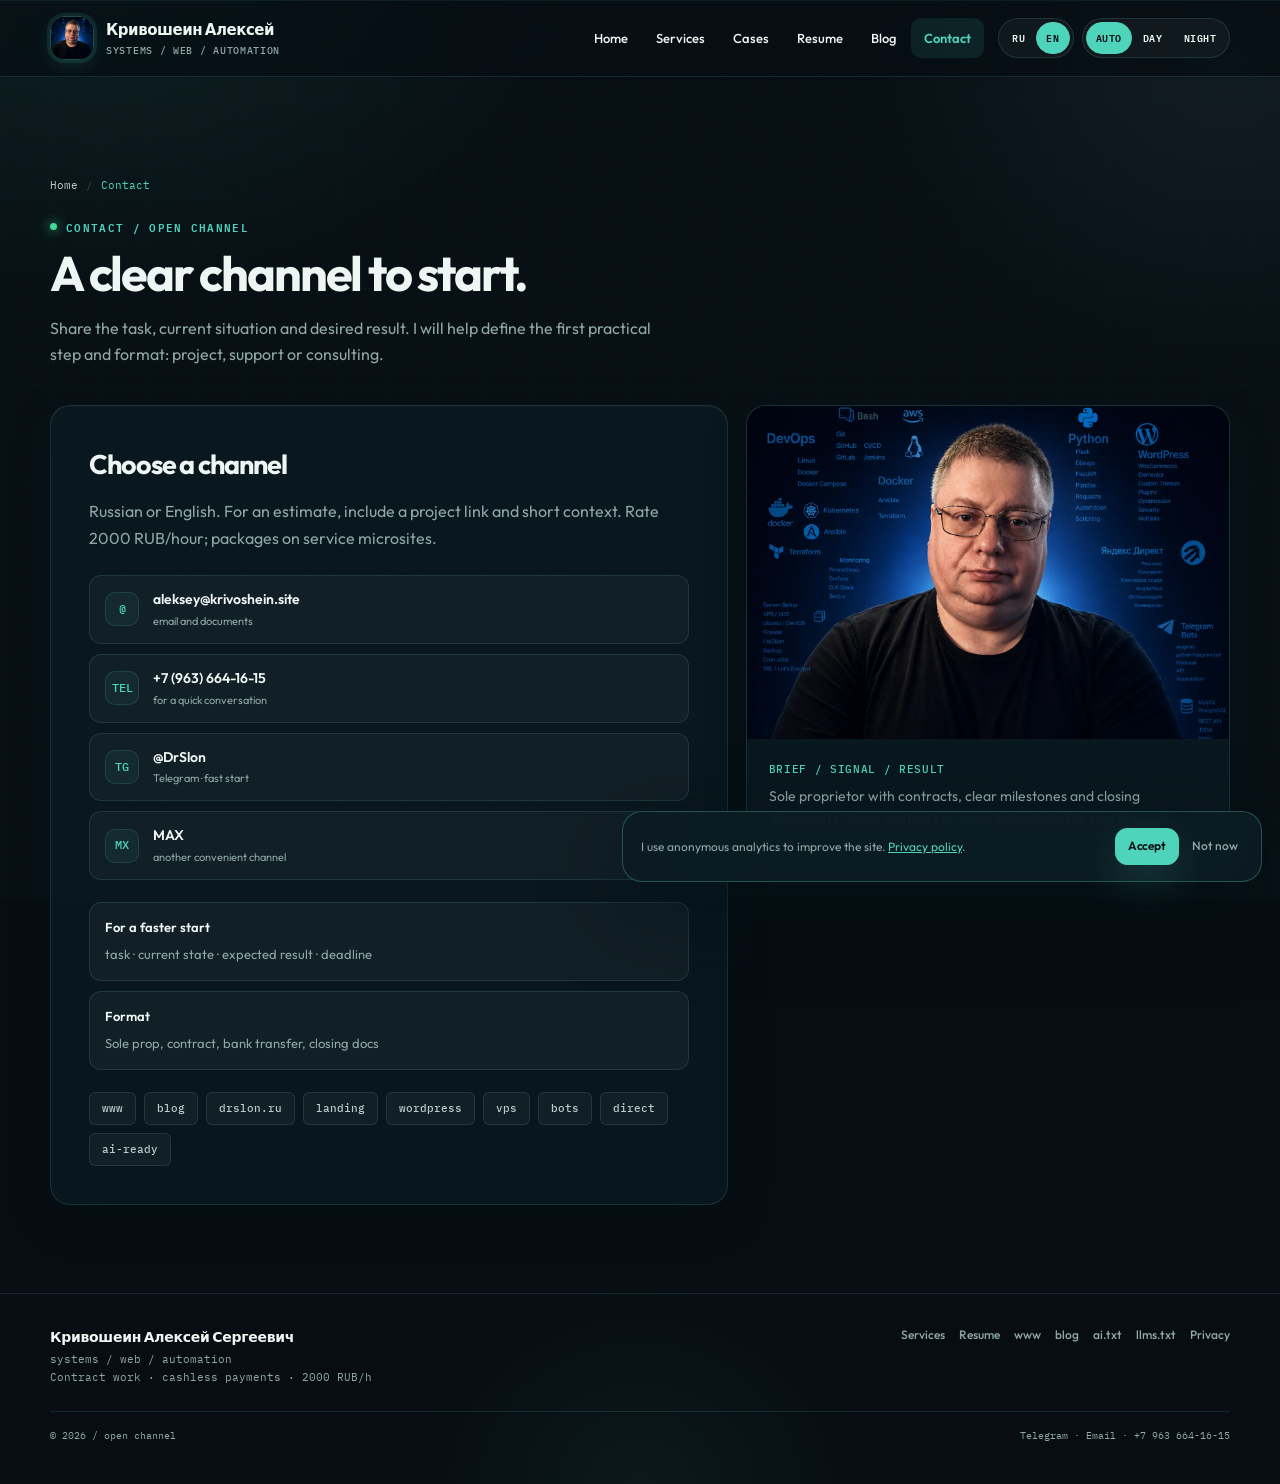
<file: contact.html>
<!doctype html>
<html lang="ru" data-theme="night" data-theme-mode="auto">
<head>
  <meta charset="UTF-8">
  <title>Контакты — заказать сайт, VPS, бота, Директ | Алексей Кривошеин</title>
  <meta name="viewport" content="width=device-width, initial-scale=1, viewport-fit=cover">
  <meta name="theme-color" content="#050b10" media="(prefers-color-scheme: dark)">
  <meta name="theme-color" content="#e8f2ee" media="(prefers-color-scheme: light)">
  <meta name="color-scheme" content="dark light">
  <meta name="description" content="Связаться с Алексеем Кривошеиным: +7 (963) 664-16-15, email aleksey@krivoshein.site, Telegram @DrSlon, MAX. Заказ сайта, WordPress, VPS, бота, Директа, AI-ready.">
  <meta name="author" content="Кривошеин Алексей Сергеевич">
  <meta name="robots" content="index, follow, max-image-preview:large, max-snippet:-1">
  <link rel="canonical" href="https://krivoshein-slon.sourcecraft.site/drslon-card/contact.html">
  <meta property="og:type" content="website">
  <meta property="og:site_name" content="Алексей Кривошеин — SourceCraft card">
  <meta property="og:locale" content="ru_RU">
  <meta property="og:title" content="Контакты — Алексей Кривошеин">
  <meta property="og:description" content="Телефон, email, Telegram и MAX для проектов и поддержки. ИП, договор, 2000 ₽/час.">
  <meta property="og:url" content="https://krivoshein-slon.sourcecraft.site/drslon-card/contact.html">
  <meta property="og:image" content="https://krivoshein-slon.sourcecraft.site/drslon-card/assets/alexey-tech.webp">
  <meta name="twitter:card" content="summary_large_image">
  <meta name="twitter:title" content="Контакты — Алексей Кривошеин">
  <meta name="twitter:description" content="Phone, email, Telegram, MAX — project and support.">
  <meta name="twitter:image" content="https://krivoshein-slon.sourcecraft.site/drslon-card/assets/alexey-tech.webp">
  <link rel="icon" type="image/x-icon" href="favicon.ico">
  <link rel="preconnect" href="https://fonts.googleapis.com">
  <link rel="preconnect" href="https://fonts.gstatic.com" crossorigin>
  <link href="https://fonts.googleapis.com/css2?family=IBM+Plex+Mono:wght@400;500;600&family=Outfit:wght@400;500;600;700&display=swap" rel="stylesheet">
  <link rel="stylesheet" href="assets/site.css?v=20260817">
  <script>
    (function () {
      try {
        var mode = localStorage.getItem('drslon-theme-mode') || 'auto';
        var hour = new Date().getHours();
        var theme = mode === 'auto' ? (hour >= 7 && hour < 20 ? 'day' : 'night') : mode;
        document.documentElement.dataset.themeMode = ['auto', 'day', 'night'].includes(mode) ? mode : 'auto';
        document.documentElement.dataset.theme = theme === 'day' ? 'day' : 'night';
      } catch (error) {}
      try {
        var lang = localStorage.getItem('site-language');
        if (lang !== 'en' && lang !== 'ru') {
          var RU = {"Europe/Kaliningrad":1,"Europe/Moscow":1,"Europe/Simferopol":1,"Europe/Kirov":1,"Europe/Volgograd":1,"Europe/Astrakhan":1,"Europe/Saratov":1,"Europe/Ulyanovsk":1,"Europe/Samara":1,"Asia/Yekaterinburg":1,"Asia/Omsk":1,"Asia/Novosibirsk":1,"Asia/Barnaul":1,"Asia/Tomsk":1,"Asia/Novokuznetsk":1,"Asia/Krasnoyarsk":1,"Asia/Irkutsk":1,"Asia/Chita":1,"Asia/Yakutsk":1,"Asia/Khandyga":1,"Asia/Vladivostok":1,"Asia/Ust-Nera":1,"Asia/Magadan":1,"Asia/Sakhalin":1,"Asia/Srednekolymsk":1,"Asia/Kamchatka":1,"Asia/Anadyr":1};
          var tz = '';
          try { tz = Intl.DateTimeFormat().resolvedOptions().timeZone || ''; } catch (e2) {}
          lang = (tz && RU[tz]) ? 'ru' : 'en';
          if (!tz) {
            var nav = (navigator.language || '').toLowerCase();
            if (nav.indexOf('ru') === 0) lang = 'ru';
          }
        }
        document.documentElement.lang = lang;
      } catch (e3) {}
    }());
  </script>
</head>
<body class="page-contact" data-current-lang="ru" data-title-ru="Контакты — заказать сайт, VPS, бота, Директ | Алексей Кривошеин" data-title-en="Contact — order a website, VPS, bot, Direct | Alexey Krivoshein">
  <canvas class="matrix-canvas" aria-hidden="true"></canvas>
  <a class="skip-link" href="#main-content"><span class="lang-ru">К содержанию</span><span class="lang-en">Skip to content</span></a>

  <header class="site-header">
    <div class="container header-inner">
      <a class="brand" href="index.html">
        <img class="brand-photo" src="assets/alexey-tech.webp" alt="" width="46" height="46" decoding="async">
        <span class="brand-copy"><span class="brand-name">Кривошеин Алексей</span><span class="brand-role">systems / web / automation</span></span>
      </a>
      <div class="nav-wrap">
        <nav class="site-nav" id="mainNav" aria-label="Основная навигация">
          <a class="nav-link" href="index.html"><span class="lang-ru">Главная</span><span class="lang-en">Home</span></a>
          <a class="nav-link" href="index.html#services"><span class="lang-ru">Услуги</span><span class="lang-en">Services</span></a>
          <a class="nav-link" href="index.html#cases"><span class="lang-ru">Кейсы</span><span class="lang-en">Cases</span></a>
          <a class="nav-link" href="resume.html"><span class="lang-ru">Резюме</span><span class="lang-en">Resume</span></a>
          <a class="nav-link" href="https://krivoshein.site/blog/" target="_blank" rel="noopener noreferrer"><span class="lang-ru">Блог</span><span class="lang-en">Blog</span></a>
          <a class="nav-link" href="contact.html" aria-current="page"><span class="lang-ru">Контакты</span><span class="lang-en">Contact</span></a>
        </nav>
        <div class="header-tools">
          <div class="language-switch" role="group" aria-label="Выбор языка"><button class="lang-btn is-active" type="button" data-lang="ru" aria-pressed="true">RU</button><button class="lang-btn" type="button" data-lang="en" aria-pressed="false">EN</button></div>
          <div class="theme-switch" role="group" aria-label="Режим темы"><button class="theme-btn" type="button" data-theme-mode="auto" aria-pressed="false" aria-label="Автоматическая тема"><span>AUTO</span></button><button class="theme-btn" type="button" data-theme-mode="day" aria-pressed="false" aria-label="Дневная тема"><span>DAY</span></button><button class="theme-btn" type="button" data-theme-mode="night" aria-pressed="false" aria-label="Ночная тема"><span>NIGHT</span></button></div>
          <span class="theme-status" data-theme-status aria-live="polite">AUTO</span>
          <button class="burger" type="button" aria-expanded="false" aria-controls="mainNav" aria-label="Открыть навигацию"><span></span></button>
        </div>
      </div>
    </div>
  </header>

  <main id="main-content">
    <section class="container page-intro">
      <nav class="breadcrumbs" aria-label="Breadcrumb">
        <ol>
          <li><a href="index.html"><span class="lang-ru">Главная</span><span class="lang-en">Home</span></a></li>
          <li aria-current="page"><span class="lang-ru">Контакты</span><span class="lang-en">Contact</span></li>
        </ol>
      </nav>
      <span class="eyebrow"><span class="lang-ru">contact / open channel</span><span class="lang-en">contact / open channel</span></span>
      <h1 class="page-title"><span class="lang-ru">Связь без лишней бюрократии.</span><span class="lang-en">A clear channel to start.</span></h1>
      <p><span class="lang-ru">Опишите задачу, текущую ситуацию и желаемый результат. Помогу определить первый рабочий шаг и формат: проект, поддержка или консультация.</span><span class="lang-en">Share the task, current situation and desired result. I will help define the first practical step and format: project, support or consulting.</span></p>
    </section>

    <section class="container page-grid">
      <article class="contact-card">
        <h2><span class="lang-ru">Выберите канал</span><span class="lang-en">Choose a channel</span></h2>
        <p><span class="lang-ru">Можно на русском или английском. Для расчёта приложите ссылку на проект и короткий контекст. Ставка 2000&nbsp;₽/час, пакеты — на тематических сайтах.</span><span class="lang-en">Russian or English. For an estimate, include a project link and short context. Rate 2000&nbsp;RUB/hour; packages on service microsites.</span></p>
        <div class="contact-list">
          <a class="contact-link" href="mailto:aleksey@krivoshein.site?subject=%D0%9E%D0%B1%D1%81%D1%83%D0%B6%D0%B4%D0%B5%D0%BD%D0%B8%D0%B5%20%D0%BF%D1%80%D0%BE%D0%B5%D0%BA%D1%82%D0%B0" data-mailto-subject-ru="Обсуждение проекта" data-mailto-subject-en="Project discussion" data-goal="email_open">
            <span class="contact-icon">@</span>
            <span><strong>aleksey@krivoshein.site</strong><small><span class="lang-ru">почта и документы</span><span class="lang-en">email and documents</span></small></span>
          </a>
          <a class="contact-link" href="tel:+79636641615" data-goal="phone_open">
            <span class="contact-icon">TEL</span>
            <span><strong>+7 (963) 664-16-15</strong><small><span class="lang-ru">если нужно быстро обсудить</span><span class="lang-en">for a quick conversation</span></small></span>
          </a>
          <a class="contact-link" href="https://t.me/DrSlon?text=%D0%97%D0%B4%D1%80%D0%B0%D0%B2%D1%81%D1%82%D0%B2%D1%83%D0%B9%D1%82%D0%B5!%20%D0%A5%D0%BE%D1%87%D1%83%20%D0%BE%D0%B1%D1%81%D1%83%D0%B4%D0%B8%D1%82%D1%8C%20%D0%BF%D1%80%D0%BE%D0%B5%D0%BA%D1%82" target="_blank" rel="noopener noreferrer" data-goal="telegram_open">
            <span class="contact-icon">TG</span>
            <span><strong>@DrSlon</strong><small>Telegram · <span class="lang-ru">быстрый старт</span><span class="lang-en">fast start</span></small></span>
          </a>
          <a class="contact-link" href="https://krivoshein.site/max" target="_blank" rel="noopener noreferrer">
            <span class="contact-icon">MX</span>
            <span><strong>MAX</strong><small><span class="lang-ru">ещё один удобный канал</span><span class="lang-en">another convenient channel</span></small></span>
          </a>
        </div>
        <div class="contact-hints">
          <div class="hint-item"><strong><span class="lang-ru">Для быстрого старта</span><span class="lang-en">For a faster start</span></strong><span><span class="lang-ru">задача · текущее состояние · желаемый результат · сроки</span><span class="lang-en">task · current state · expected result · deadline</span></span></div>
          <div class="hint-item"><strong><span class="lang-ru">Формат</span><span class="lang-en">Format</span></strong><span><span class="lang-ru">ИП, договор, безнал, закрывающие документы</span><span class="lang-en">Sole prop, contract, bank transfer, closing docs</span></span></div>
        </div>
        <nav class="eco-strip" aria-label="Related sites">
          <a href="https://www.krivoshein.site/" target="_blank" rel="noopener noreferrer">www</a>
          <a href="https://krivoshein.site/blog/" target="_blank" rel="noopener noreferrer">blog</a>
          <a href="https://drslon.ru/" target="_blank" rel="noopener noreferrer">drslon.ru</a>
          <a href="https://landing.krivoshein.site/" target="_blank" rel="noopener noreferrer">landing</a>
          <a href="https://wordpress.krivoshein.site/" target="_blank" rel="noopener noreferrer">wordpress</a>
          <a href="https://vps.krivoshein.site/" target="_blank" rel="noopener noreferrer">vps</a>
          <a href="https://bots.krivoshein.site/" target="_blank" rel="noopener noreferrer">bots</a>
          <a href="https://direct.krivoshein.site/" target="_blank" rel="noopener noreferrer">direct</a>
          <a href="https://ai-ready.krivoshein.site/" target="_blank" rel="noopener noreferrer">ai-ready</a>
        </nav>
      </article>

      <aside class="contact-card contact-art">
        <img src="assets/alexey-tech.webp" alt="Алексей Кривошеин — контакты для проектов web, infra, AI-ready" width="1400" height="1050" loading="lazy" decoding="async">
        <div class="contact-art-copy">
          <strong>brief / signal / result</strong>
          <p><span class="lang-ru">Работаю как ИП, по договору, с понятными этапами и закрывающими документами. Те же контакты на www.krivoshein.site и drslon.ru.</span><span class="lang-en">Sole proprietor with contracts, clear milestones and closing documents. Same contacts on www.krivoshein.site and drslon.ru.</span></p>
        </div>
      </aside>
    </section>
  </main>

  <footer class="site-footer">
    <div class="container footer-inner">
      <div class="footer-brand">
        <strong>Кривошеин Алексей Сергеевич</strong><br>systems / web / automation<br>
        <span class="lang-ru">Работаю по договору · безналичный расчет · 2000 ₽/час</span>
        <span class="lang-en">Contract work · cashless payments · 2000 RUB/h</span>
      </div>
      <div class="footer-links">
        <a href="index.html#services"><span class="lang-ru">Услуги</span><span class="lang-en">Services</span></a>
        <a href="resume.html"><span class="lang-ru">Резюме</span><span class="lang-en">Resume</span></a>
        <a href="https://www.krivoshein.site/" target="_blank" rel="noopener noreferrer">www</a>
        <a href="https://krivoshein.site/blog/" target="_blank" rel="noopener noreferrer">blog</a>
        <a href="ai.txt">ai.txt</a>
        <a href="llms.txt">llms.txt</a>
        <a href="https://krivoshein.site/privacy.html" target="_blank" rel="noopener noreferrer"><span class="lang-ru">Конфиденциальность</span><span class="lang-en">Privacy</span></a>
      </div>
    </div>
    <div class="container footer-bottom">
      <span>© <span id="year"></span> / open channel</span>
      <span><a href="https://t.me/DrSlon" target="_blank" rel="noopener noreferrer">Telegram</a> · <a href="mailto:aleksey@krivoshein.site">Email</a> · <a href="tel:+79636641615">+7 963 664-16-15</a></span>
    </div>
  </footer>

  <div class="cookie-notice" id="cookieNotice" hidden>
    <p><span class="lang-ru">Использую обезличенную аналитику для улучшения сайта. <a href="https://krivoshein.site/privacy.html" target="_blank" rel="noopener noreferrer">Политика конфиденциальности</a>.</span><span class="lang-en">I use anonymous analytics to improve the site. <a href="https://krivoshein.site/privacy.html" target="_blank" rel="noopener noreferrer">Privacy policy</a>.</span></p>
    <div>
      <button class="button button-primary cookie-accept" type="button"><span class="lang-ru">Принять</span><span class="lang-en">Accept</span></button>
      <button class="cookie-later" type="button"><span class="lang-ru">Не сейчас</span><span class="lang-en">Not now</span></button>
    </div>
  </div>

  <script src="assets/site.js?v=20261105"></script>
  <script type="application/ld+json">
  {
    "@context": "https://schema.org",
    "@graph": [
      {
        "@type": "ContactPage",
        "name": "Контакты — Алексей Кривошеин",
        "url": "https://krivoshein-slon.sourcecraft.site/drslon-card/contact.html",
        "isPartOf": {"@type": "WebSite", "url": "https://krivoshein-slon.sourcecraft.site/drslon-card/", "name": "Алексей Кривошеин — SourceCraft"},
        "about": {
          "@type": "Person",
          "name": "Кривошеин Алексей Сергеевич",
          "email": "aleksey@krivoshein.site",
          "telephone": "+7-963-664-16-15",
          "sameAs": ["https://t.me/DrSlon", "https://github.com/A-Krivoshen", "https://www.linkedin.com/in/krivosheinaleksey/"]
        }
      },
      {
        "@type": "BreadcrumbList",
        "itemListElement": [
          {"@type": "ListItem", "position": 1, "name": "Главная", "item": "https://krivoshein-slon.sourcecraft.site/drslon-card/"},
          {"@type": "ListItem", "position": 2, "name": "Контакты", "item": "https://krivoshein-slon.sourcecraft.site/drslon-card/contact.html"}
        ]
      }
    ]
  }
  </script>
</body>
</html>
</file>
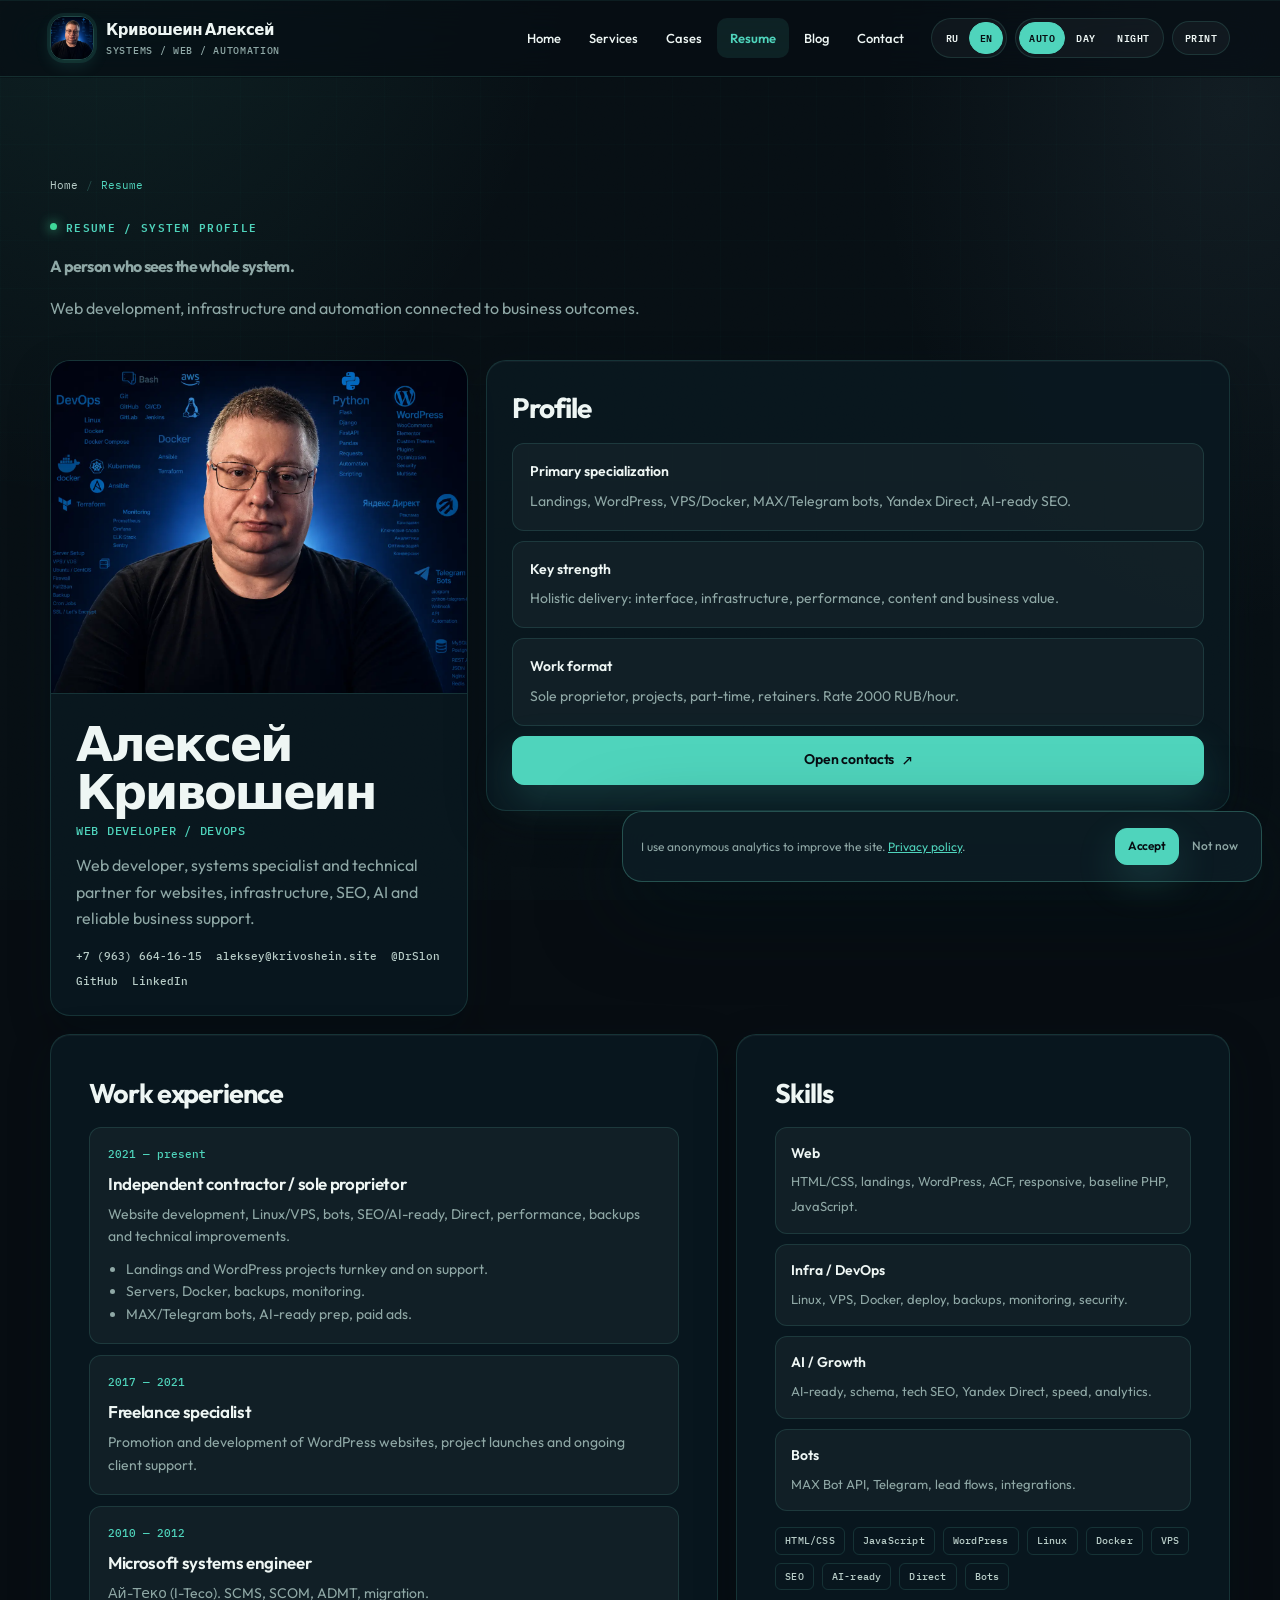
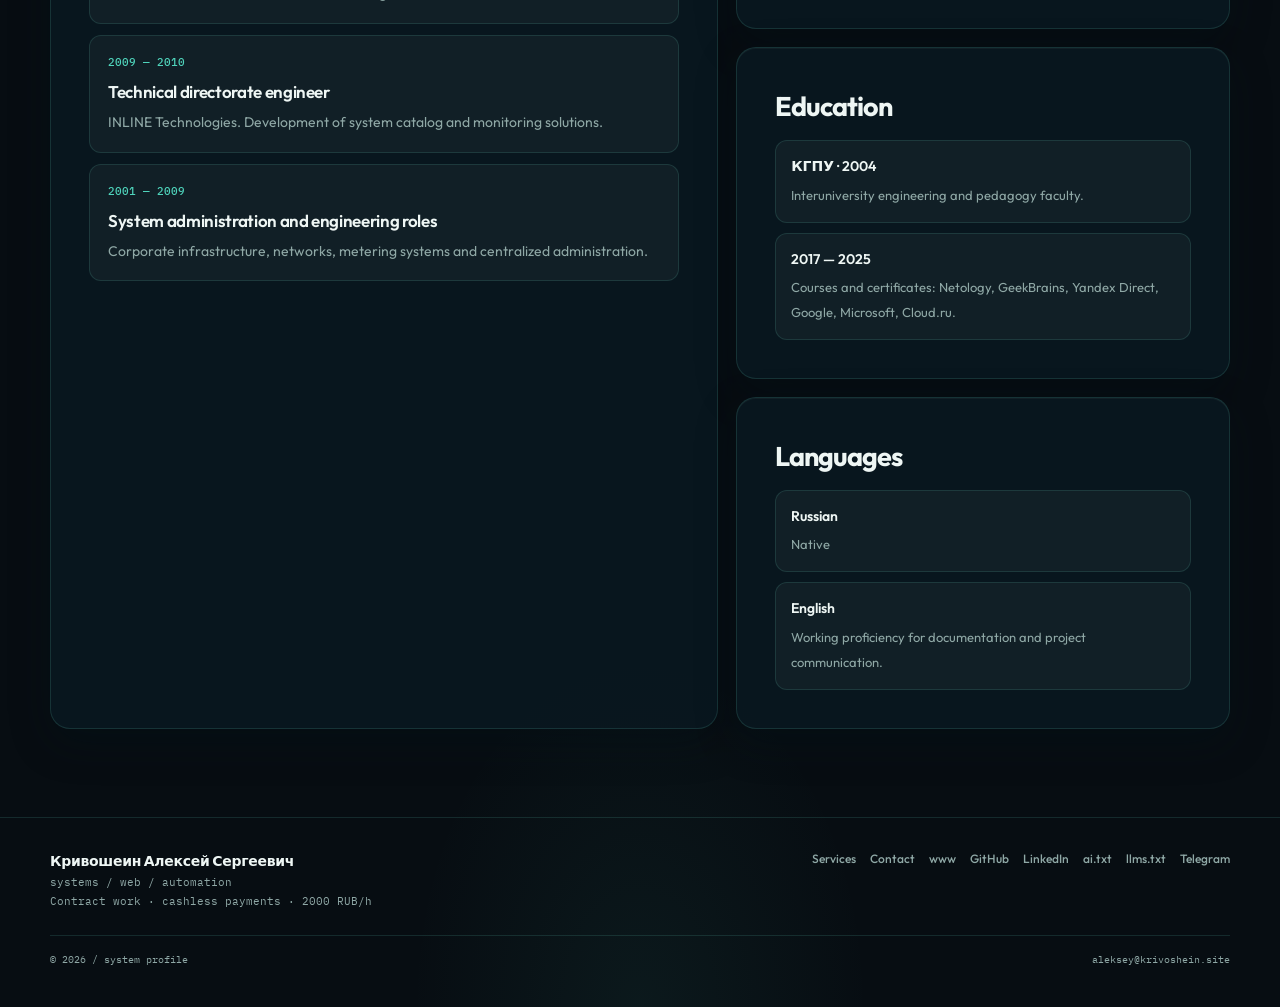
<file: resume.html>
<!doctype html>
<html lang="ru" data-theme="night" data-theme-mode="auto">
<head>
  <meta charset="UTF-8">
  <title>Резюме веб-разработчика и DevOps — Алексей Кривошеин | WordPress, VPS, AI-ready</title>
  <meta name="viewport" content="width=device-width, initial-scale=1, viewport-fit=cover">
  <meta name="theme-color" content="#050b10" media="(prefers-color-scheme: dark)">
  <meta name="theme-color" content="#e8f2ee" media="(prefers-color-scheme: light)">
  <meta name="color-scheme" content="dark light">
  <meta name="description" content="Резюме Алексея Кривошеина: веб-разработка, WordPress, Linux/VPS, Docker, боты MAX/Telegram, SEO/AI-ready, Яндекс.Директ. Опыт 12+ лет. Ставка 2000 ₽/час. RU/EN.">
  <meta name="author" content="Кривошеин Алексей Сергеевич">
  <meta name="robots" content="index, follow, max-image-preview:large, max-snippet:-1">
  <link rel="canonical" href="https://krivoshein-slon.sourcecraft.site/drslon-card/resume.html">
  <meta property="og:type" content="profile">
  <meta property="og:site_name" content="Алексей Кривошеин — SourceCraft card">
  <meta property="og:locale" content="ru_RU">
  <meta property="og:title" content="Резюме — Алексей Кривошеин, web / DevOps / AI-ready">
  <meta property="og:description" content="Web, WordPress, VPS, bots, Direct, AI-ready. Resume RU/EN. Rate 2000 RUB/hour.">
  <meta property="og:url" content="https://krivoshein-slon.sourcecraft.site/drslon-card/resume.html">
  <meta property="og:image" content="https://krivoshein-slon.sourcecraft.site/drslon-card/assets/alexey-tech.webp">
  <meta name="twitter:card" content="summary_large_image">
  <meta name="twitter:title" content="Резюме — Алексей Кривошеин">
  <meta name="twitter:description" content="Web, WordPress, VPS, bots, Direct, AI-ready.">
  <meta name="twitter:image" content="https://krivoshein-slon.sourcecraft.site/drslon-card/assets/alexey-tech.webp">
  <link rel="icon" type="image/x-icon" href="favicon.ico">
  <link rel="preconnect" href="https://fonts.googleapis.com">
  <link rel="preconnect" href="https://fonts.gstatic.com" crossorigin>
  <link href="https://fonts.googleapis.com/css2?family=IBM+Plex+Mono:wght@400;500;600&family=Outfit:wght@400;500;600;700&display=swap" rel="stylesheet">
  <link rel="stylesheet" href="assets/site.css?v=20260817">
  <script>
    (function () {
      try {
        var mode = localStorage.getItem('drslon-theme-mode') || 'auto';
        var hour = new Date().getHours();
        var theme = mode === 'auto' ? (hour >= 7 && hour < 20 ? 'day' : 'night') : mode;
        document.documentElement.dataset.themeMode = ['auto', 'day', 'night'].includes(mode) ? mode : 'auto';
        document.documentElement.dataset.theme = theme === 'day' ? 'day' : 'night';
      } catch (error) {}
      try {
        var lang = localStorage.getItem('site-language');
        if (lang !== 'en' && lang !== 'ru') {
          var RU = {"Europe/Kaliningrad":1,"Europe/Moscow":1,"Europe/Simferopol":1,"Europe/Kirov":1,"Europe/Volgograd":1,"Europe/Astrakhan":1,"Europe/Saratov":1,"Europe/Ulyanovsk":1,"Europe/Samara":1,"Asia/Yekaterinburg":1,"Asia/Omsk":1,"Asia/Novosibirsk":1,"Asia/Barnaul":1,"Asia/Tomsk":1,"Asia/Novokuznetsk":1,"Asia/Krasnoyarsk":1,"Asia/Irkutsk":1,"Asia/Chita":1,"Asia/Yakutsk":1,"Asia/Khandyga":1,"Asia/Vladivostok":1,"Asia/Ust-Nera":1,"Asia/Magadan":1,"Asia/Sakhalin":1,"Asia/Srednekolymsk":1,"Asia/Kamchatka":1,"Asia/Anadyr":1};
          var tz = '';
          try { tz = Intl.DateTimeFormat().resolvedOptions().timeZone || ''; } catch (e2) {}
          lang = (tz && RU[tz]) ? 'ru' : 'en';
          if (!tz) {
            var nav = (navigator.language || '').toLowerCase();
            if (nav.indexOf('ru') === 0) lang = 'ru';
          }
        }
        document.documentElement.lang = lang;
      } catch (e3) {}
    }());
  </script>
</head>
<body class="page-resume" data-current-lang="ru" data-title-ru="Резюме веб-разработчика и DevOps — Алексей Кривошеин | WordPress, VPS, AI-ready" data-title-en="Web developer & DevOps resume — Alexey Krivoshein | WordPress, VPS, AI-ready">
  <canvas class="matrix-canvas" aria-hidden="true"></canvas>
  <a class="skip-link" href="#main-content"><span class="lang-ru">К содержанию</span><span class="lang-en">Skip to content</span></a>

  <header class="site-header">
    <div class="container header-inner">
      <a class="brand" href="index.html">
        <img class="brand-photo" src="assets/alexey-tech.webp" alt="" width="46" height="46" decoding="async">
        <span class="brand-copy"><span class="brand-name">Кривошеин Алексей</span><span class="brand-role">systems / web / automation</span></span>
      </a>
      <div class="nav-wrap">
        <nav class="site-nav" id="mainNav" aria-label="Основная навигация">
          <a class="nav-link" href="index.html"><span class="lang-ru">Главная</span><span class="lang-en">Home</span></a>
          <a class="nav-link" href="index.html#services"><span class="lang-ru">Услуги</span><span class="lang-en">Services</span></a>
          <a class="nav-link" href="index.html#cases"><span class="lang-ru">Кейсы</span><span class="lang-en">Cases</span></a>
          <a class="nav-link" href="resume.html" aria-current="page"><span class="lang-ru">Резюме</span><span class="lang-en">Resume</span></a>
          <a class="nav-link" href="https://krivoshein.site/blog/" target="_blank" rel="noopener noreferrer"><span class="lang-ru">Блог</span><span class="lang-en">Blog</span></a>
          <a class="nav-link" href="contact.html"><span class="lang-ru">Контакты</span><span class="lang-en">Contact</span></a>
        </nav>
        <div class="header-tools">
          <div class="language-switch" role="group" aria-label="Выбор языка"><button class="lang-btn is-active" type="button" data-lang="ru" aria-pressed="true">RU</button><button class="lang-btn" type="button" data-lang="en" aria-pressed="false">EN</button></div>
          <div class="theme-switch" role="group" aria-label="Режим темы"><button class="theme-btn" type="button" data-theme-mode="auto" aria-pressed="false" aria-label="Автоматическая тема"><span>AUTO</span></button><button class="theme-btn" type="button" data-theme-mode="day" aria-pressed="false" aria-label="Дневная тема"><span>DAY</span></button><button class="theme-btn" type="button" data-theme-mode="night" aria-pressed="false" aria-label="Ночная тема"><span>NIGHT</span></button></div>
          <span class="theme-status" data-theme-status aria-live="polite">AUTO</span>
          <button class="print-btn" type="button" onclick="window.print()" aria-label="Print resume">
            <span class="lang-ru">Печать</span><span class="lang-en">Print</span>
          </button>
          <button class="burger" type="button" aria-expanded="false" aria-controls="mainNav" aria-label="Открыть навигацию"><span></span></button>
        </div>
      </div>
    </div>
  </header>

  <main id="main-content">
    <section class="container page-intro">
      <nav class="breadcrumbs" aria-label="Breadcrumb">
        <ol>
          <li><a href="index.html"><span class="lang-ru">Главная</span><span class="lang-en">Home</span></a></li>
          <li aria-current="page"><span class="lang-ru">Резюме</span><span class="lang-en">Resume</span></li>
        </ol>
      </nav>
      <span class="eyebrow"><span class="lang-ru">resume / system profile</span><span class="lang-en">resume / system profile</span></span>
      <p class="page-title"><span class="lang-ru">Человек, который видит систему целиком.</span><span class="lang-en">A person who sees the whole system.</span></p>
      <p><span class="lang-ru">Веб-разработка, инфраструктура и автоматизация на стыке с задачами бизнеса.</span><span class="lang-en">Web development, infrastructure and automation connected to business outcomes.</span></p>
    </section>

    <section class="container resume-top">
      <article class="profile-card">
        <img src="assets/alexey-tech.webp" alt="Алексей Кривошеин — веб-разработчик и системный администратор" width="1400" height="1050" loading="eager" decoding="async">
        <div class="profile-copy">
          <h1>Алексей Кривошеин</h1>
          <p class="profile-role-line"><span class="lang-ru">веб-разработчик / DevOps</span><span class="lang-en">web developer / DevOps</span></p>
          <p><span class="lang-ru">Веб-разработчик, системный администратор и специалист по техническому развитию проектов. Работаю на стыке сайтов, серверов, SEO, AI и поддержки бизнеса.</span><span class="lang-en">Web developer, systems specialist and technical partner for websites, infrastructure, SEO, AI and reliable business support.</span></p>
          <div class="resume-quick-links">
            <a href="tel:+79636641615">+7 (963) 664-16-15</a>
            <a href="mailto:aleksey@krivoshein.site">aleksey@krivoshein.site</a>
            <a href="https://t.me/DrSlon" target="_blank" rel="noopener noreferrer">@DrSlon</a>
            <a href="https://github.com/A-Krivoshen" target="_blank" rel="noopener noreferrer">GitHub</a>
            <a href="https://www.linkedin.com/in/krivosheinaleksey/" target="_blank" rel="noopener noreferrer">LinkedIn</a>
          </div>
        </div>
      </article>
      <article class="system-card resume-summary">
        <h2><span class="lang-ru">Профиль</span><span class="lang-en">Profile</span></h2>
        <div class="summary-item">
          <strong><span class="lang-ru">Основная специализация</span><span class="lang-en">Primary specialization</span></strong>
          <span><span class="lang-ru">Лендинги, WordPress, VPS/Docker, боты MAX/Telegram, Яндекс.Директ, AI-ready SEO.</span><span class="lang-en">Landings, WordPress, VPS/Docker, MAX/Telegram bots, Yandex Direct, AI-ready SEO.</span></span>
        </div>
        <div class="summary-item">
          <strong><span class="lang-ru">Сильная сторона</span><span class="lang-en">Key strength</span></strong>
          <span><span class="lang-ru">Смотрю на проект целиком: интерфейс, инфраструктура, производительность, контент и результат для бизнеса.</span><span class="lang-en">Holistic delivery: interface, infrastructure, performance, content and business value.</span></span>
        </div>
        <div class="summary-item">
          <strong><span class="lang-ru">Формат работы</span><span class="lang-en">Work format</span></strong>
          <span><span class="lang-ru">ИП, проекты, частичная загрузка, сопровождение. Ставка 2000&nbsp;₽/час.</span><span class="lang-en">Sole proprietor, projects, part-time, retainers. Rate 2000&nbsp;RUB/hour.</span></span>
        </div>
        <a class="button button-primary" href="contact.html"><span class="lang-ru">Открыть контакты</span><span class="lang-en">Open contacts</span><span class="arrow">↗</span></a>
      </article>
    </section>

    <section class="container resume-columns">
      <article class="content-card">
        <h2><span class="lang-ru">Опыт работы</span><span class="lang-en">Work experience</span></h2>
        <div class="timeline">
          <div class="timeline-item">
            <time datetime="2021">2021 — <span class="lang-ru">н.в.</span><span class="lang-en">present</span></time>
            <h3><span class="lang-ru">Индивидуальный предприниматель</span><span class="lang-en">Independent contractor / sole proprietor</span></h3>
            <p><span class="lang-ru">Разработка сайтов, Linux/VPS, боты, SEO/AI-ready, Директ, ускорение загрузки, бэкапы и технические улучшения.</span><span class="lang-en">Website development, Linux/VPS, bots, SEO/AI-ready, Direct, performance, backups and technical improvements.</span></p>
            <ul>
              <li><span class="lang-ru">Лендинги и WordPress-проекты под ключ и на поддержке.</span><span class="lang-en">Landings and WordPress projects turnkey and on support.</span></li>
              <li><span class="lang-ru">Серверы, Docker, бэкапы, мониторинг.</span><span class="lang-en">Servers, Docker, backups, monitoring.</span></li>
              <li><span class="lang-ru">Боты MAX/Telegram, AI-ready подготовка, реклама.</span><span class="lang-en">MAX/Telegram bots, AI-ready prep, paid ads.</span></li>
            </ul>
          </div>
          <div class="timeline-item">
            <time datetime="2017/2021">2017 — 2021</time>
            <h3><span class="lang-ru">Самозанятый специалист</span><span class="lang-en">Freelance specialist</span></h3>
            <p><span class="lang-ru">Продвижение и развитие сайтов на WordPress, запуск и поддержка клиентских проектов.</span><span class="lang-en">Promotion and development of WordPress websites, project launches and ongoing client support.</span></p>
          </div>
          <div class="timeline-item">
            <time datetime="2010/2012">2010 — 2012</time>
            <h3><span class="lang-ru">Инженер Microsoft</span><span class="lang-en">Microsoft systems engineer</span></h3>
            <p>Ай-Теко (I-Teco). SCMS, SCOM, ADMT, migration.</p>
          </div>
          <div class="timeline-item">
            <time datetime="2009/2010">2009 — 2010</time>
            <h3><span class="lang-ru">Инженер технической дирекции</span><span class="lang-en">Technical directorate engineer</span></h3>
            <p>INLINE Technologies. <span class="lang-ru">Развитие системного каталога и мониторинга.</span><span class="lang-en">Development of system catalog and monitoring solutions.</span></p>
          </div>
          <div class="timeline-item">
            <time datetime="2001/2009">2001 — 2009</time>
            <h3><span class="lang-ru">Системное администрирование и инженерные роли</span><span class="lang-en">System administration and engineering roles</span></h3>
            <p><span class="lang-ru">Корпоративная инфраструктура, сети, системы учёта и централизованное администрирование.</span><span class="lang-en">Corporate infrastructure, networks, metering systems and centralized administration.</span></p>
          </div>
        </div>
      </article>

      <div class="content-stack">
        <article class="content-card">
          <h2><span class="lang-ru">Навыки</span><span class="lang-en">Skills</span></h2>
          <div class="skill-list">
            <div class="skill-item"><strong>Web</strong><span><span class="lang-ru">HTML/CSS, лендинги, WordPress, ACF, адаптив, базовая PHP, JavaScript.</span><span class="lang-en">HTML/CSS, landings, WordPress, ACF, responsive, baseline PHP, JavaScript.</span></span></div>
            <div class="skill-item"><strong>Infra / DevOps</strong><span><span class="lang-ru">Linux, VPS, Docker, деплой, бэкапы, мониторинг, безопасность.</span><span class="lang-en">Linux, VPS, Docker, deploy, backups, monitoring, security.</span></span></div>
            <div class="skill-item"><strong>AI / Growth</strong><span><span class="lang-ru">AI-ready, schema, тех SEO, Яндекс.Директ, скорость, аналитика.</span><span class="lang-en">AI-ready, schema, tech SEO, Yandex Direct, speed, analytics.</span></span></div>
            <div class="skill-item"><strong>Bots</strong><span><span class="lang-ru">MAX Bot API, Telegram, сценарии заявок, интеграции.</span><span class="lang-en">MAX Bot API, Telegram, lead flows, integrations.</span></span></div>
          </div>
          <div class="tag-list">
            <span class="tag">HTML/CSS</span><span class="tag">JavaScript</span><span class="tag">WordPress</span><span class="tag">Linux</span>
            <span class="tag">Docker</span><span class="tag">VPS</span><span class="tag">SEO</span><span class="tag">AI-ready</span>
            <span class="tag">Direct</span><span class="tag">Bots</span>
          </div>
        </article>
        <article class="content-card">
          <h2><span class="lang-ru">Образование</span><span class="lang-en">Education</span></h2>
          <div class="skill-list">
            <div class="skill-item"><strong>КГПУ · 2004</strong><span><span class="lang-ru">Межвузовский инженерно-педагогический факультет.</span><span class="lang-en">Interuniversity engineering and pedagogy faculty.</span></span></div>
            <div class="skill-item"><strong>2017 — 2025</strong><span><span class="lang-ru">Курсы и сертификаты: Нетология, GeekBrains, Яндекс Директ, Google, Microsoft, Cloud.ru.</span><span class="lang-en">Courses and certificates: Netology, GeekBrains, Yandex Direct, Google, Microsoft, Cloud.ru.</span></span></div>
          </div>
        </article>
        <article class="content-card">
          <h2><span class="lang-ru">Языки</span><span class="lang-en">Languages</span></h2>
          <div class="language-list">
            <div class="language-item"><strong><span class="lang-ru">Русский</span><span class="lang-en">Russian</span></strong><span><span class="lang-ru">Родной</span><span class="lang-en">Native</span></span></div>
            <div class="language-item"><strong><span class="lang-ru">Английский</span><span class="lang-en">English</span></strong><span><span class="lang-ru">Рабочий уровень для документации и коммуникации по проектам.</span><span class="lang-en">Working proficiency for documentation and project communication.</span></span></div>
          </div>
        </article>
      </div>
    </section>
  </main>

  <footer class="site-footer">
    <div class="container footer-inner">
      <div class="footer-brand">
        <strong>Кривошеин Алексей Сергеевич</strong><br>systems / web / automation<br>
        <span class="lang-ru">Работаю по договору · безналичный расчет · 2000 ₽/час</span>
        <span class="lang-en">Contract work · cashless payments · 2000 RUB/h</span>
      </div>
      <div class="footer-links">
        <a href="index.html#services"><span class="lang-ru">Услуги</span><span class="lang-en">Services</span></a>
        <a href="contact.html"><span class="lang-ru">Контакты</span><span class="lang-en">Contact</span></a>
        <a href="https://www.krivoshein.site/" target="_blank" rel="noopener noreferrer">www</a>
        <a href="https://github.com/A-Krivoshen" target="_blank" rel="noopener noreferrer">GitHub</a>
        <a href="https://www.linkedin.com/in/krivosheinaleksey/" target="_blank" rel="noopener noreferrer">LinkedIn</a>
        <a href="ai.txt">ai.txt</a>
        <a href="llms.txt">llms.txt</a>
        <a href="https://t.me/DrSlon" target="_blank" rel="noopener noreferrer">Telegram</a>
      </div>
    </div>
    <div class="container footer-bottom">
      <span>© <span id="year"></span> / system profile</span>
      <span><a href="mailto:aleksey@krivoshein.site">aleksey@krivoshein.site</a></span>
    </div>
  </footer>

  <div class="cookie-notice" id="cookieNotice" hidden>
    <p><span class="lang-ru">Использую обезличенную аналитику для улучшения сайта. <a href="https://krivoshein.site/privacy.html" target="_blank" rel="noopener noreferrer">Политика конфиденциальности</a>.</span><span class="lang-en">I use anonymous analytics to improve the site. <a href="https://krivoshein.site/privacy.html" target="_blank" rel="noopener noreferrer">Privacy policy</a>.</span></p>
    <div>
      <button class="button button-primary cookie-accept" type="button"><span class="lang-ru">Принять</span><span class="lang-en">Accept</span></button>
      <button class="cookie-later" type="button"><span class="lang-ru">Не сейчас</span><span class="lang-en">Not now</span></button>
    </div>
  </div>

  <script src="assets/site.js?v=20261105"></script>
  <script type="application/ld+json">
  {
    "@context": "https://schema.org",
    "@graph": [
      {
        "@type": "ProfilePage",
        "url": "https://krivoshein-slon.sourcecraft.site/drslon-card/resume.html",
        "name": "Резюме — Алексей Кривошеин",
        "mainEntity": {"@id": "https://krivoshein-slon.sourcecraft.site/drslon-card/#person"}
      },
      {
        "@type": "Person",
        "@id": "https://krivoshein-slon.sourcecraft.site/drslon-card/#person",
        "name": "Кривошеин Алексей Сергеевич",
        "alternateName": "Alexey Krivoshein",
        "url": "https://krivoshein-slon.sourcecraft.site/drslon-card/resume.html",
        "image": "https://krivoshein-slon.sourcecraft.site/drslon-card/assets/alexey-tech.webp",
        "jobTitle": "Web developer / Infrastructure specialist",
        "email": "mailto:aleksey@krivoshein.site",
        "telephone": "+7-963-664-16-15",
        "knowsLanguage": ["ru", "en"],
        "knowsAbout": ["Web development", "WordPress", "Linux", "VPS", "Docker", "SEO", "Yandex Direct", "Chatbots", "AI-ready"],
        "sameAs": [
          "https://github.com/A-Krivoshen",
          "https://www.linkedin.com/in/krivosheinaleksey/",
          "https://t.me/DrSlon",
          "https://www.krivoshein.site/",
          "https://krivoshein.site/blog/",
          "https://drslon.ru/"
        ]
      },
      {
        "@type": "BreadcrumbList",
        "itemListElement": [
          {"@type": "ListItem", "position": 1, "name": "Главная", "item": "https://krivoshein-slon.sourcecraft.site/drslon-card/"},
          {"@type": "ListItem", "position": 2, "name": "Резюме", "item": "https://krivoshein-slon.sourcecraft.site/drslon-card/resume.html"}
        ]
      }
    ]
  }
  </script>
</body>
</html>
</file>
<file: assets/site.css>
:root {
  color-scheme: dark;
  --bg: #070d12;
  --bg-soft: #0a151c;
  --surface: rgba(10, 24, 32, 0.88);
  --surface-strong: #0c1c24;
  --surface-soft: rgba(255, 255, 255, 0.04);
  --text: #eef6f4;
  --muted: #8fa8a6;
  --muted-strong: #b8cdc8;
  --line: rgba(94, 196, 178, 0.16);
  --line-strong: rgba(94, 196, 178, 0.32);
  --accent: #4fd4bc;
  --accent-strong: #2aab96;
  --accent-alt: #6b8f9e;
  --matrix: #3fd99a;
  --warning: #e0b84a;
  --shadow: 0 28px 80px rgba(2, 18, 24, 0.55);
  --shadow-soft: 0 14px 40px rgba(2, 18, 24, 0.32);
  --shadow-accent: 0 16px 40px color-mix(in srgb, var(--accent) 18%, transparent);
  --container: 1180px;
  --radius-xs: 8px;
  --radius-sm: 12px;
  --radius-md: 20px;
  --radius-lg: 28px;
  --font-sans: "Outfit", ui-sans-serif, system-ui, -apple-system, BlinkMacSystemFont, "Segoe UI", sans-serif;
  --font-mono: "IBM Plex Mono", "SFMono-Regular", Consolas, "Liberation Mono", monospace;
  --ease-out: cubic-bezier(0.22, 1, 0.36, 1);
  --ease-spring: cubic-bezier(0.34, 1.4, 0.64, 1);
  --z-base: 1;
  --z-header: 50;
  --z-cookie: 100;
  --z-skip: 200;
}

:root[data-theme="day"] {
  color-scheme: light;
  --bg: #e6f0ec;
  --bg-soft: #f3f9f6;
  --surface: rgba(255, 255, 255, 0.9);
  --surface-strong: #ffffff;
  --surface-soft: rgba(12, 64, 58, 0.05);
  --text: #0e2926;
  --muted: #4f6864;
  --muted-strong: #274a45;
  --line: rgba(18, 96, 86, 0.14);
  --line-strong: rgba(18, 96, 86, 0.28);
  --accent: #0a6f61;
  --accent-strong: #08574c;
  --accent-alt: #4a6b78;
  --matrix: #0a6f61;
  --warning: #8a6200;
  --shadow: 0 24px 64px rgba(18, 58, 50, 0.12);
  --shadow-soft: 0 12px 28px rgba(18, 58, 50, 0.08);
  --shadow-accent: 0 14px 32px color-mix(in srgb, var(--accent) 14%, transparent);
}

* { box-sizing: border-box; }

html { scroll-behavior: smooth; }

body {
  display: flex;
  flex-direction: column;
  margin: 0;
  min-width: 320px;
  min-height: 100vh;
  min-height: 100dvh;
  overflow-x: hidden;
  color: var(--text);
  background:
    radial-gradient(ellipse 70% 50% at 8% -8%, color-mix(in srgb, var(--accent) 11%, transparent), transparent 55%),
    radial-gradient(ellipse 55% 40% at 96% 4%, color-mix(in srgb, var(--accent-alt) 10%, transparent), transparent 50%),
    radial-gradient(ellipse 40% 30% at 50% 100%, color-mix(in srgb, var(--accent) 6%, transparent), transparent 45%),
    var(--bg);
  font-family: var(--font-sans);
  font-weight: 400;
  font-optical-sizing: auto;
  line-height: 1.55;
  -webkit-font-smoothing: antialiased;
  -moz-osx-font-smoothing: grayscale;
  transition: background-color 0.35s ease, color 0.35s ease;
}

/* Grid texture */
body::before {
  position: fixed;
  inset: 0;
  z-index: 0;
  pointer-events: none;
  content: "";
  opacity: 0.32;
  background-image:
    linear-gradient(color-mix(in srgb, var(--accent) 6%, transparent) 1px, transparent 1px),
    linear-gradient(90deg, color-mix(in srgb, var(--accent) 6%, transparent) 1px, transparent 1px);
  background-size: 48px 48px;
  mask-image: linear-gradient(to bottom, black 0%, black 40%, transparent 78%);
}

/* Grain + scanline texture */
body::after {
  position: fixed;
  inset: 0;
  z-index: 0;
  pointer-events: none;
  content: "";
  opacity: 0.055;
  background-image:
    url("data:image/svg+xml,%3Csvg viewBox='0 0 256 256' xmlns='http://www.w3.org/2000/svg'%3E%3Cfilter id='n'%3E%3CfeTurbulence type='fractalNoise' baseFrequency='0.8' numOctaves='4' stitchTiles='stitch'/%3E%3C/filter%3E%3Crect width='100%25' height='100%25' filter='url(%23n)'/%3E%3C/svg%3E"),
    repeating-linear-gradient(
      0deg,
      transparent 0 2px,
      color-mix(in srgb, var(--accent) 4%, transparent) 3px
    );
  background-size: 180px 180px, 100% 4px;
  mix-blend-mode: overlay;
}

:root[data-theme="day"] body::after {
  opacity: 0.04;
  mix-blend-mode: multiply;
}

a { color: inherit; }
button, a { -webkit-tap-highlight-color: transparent; }
button, input, textarea { font: inherit; }
img { display: block; max-width: 100%; }
main, header, footer { position: relative; z-index: var(--z-base); }
main { flex: 1 0 auto; }

h1, h2, h3, h4 {
  text-wrap: balance;
  font-weight: 700;
}

p { text-wrap: pretty; }

.matrix-canvas {
  position: fixed;
  inset: 0;
  z-index: 0;
  width: 100%;
  height: 100%;
  pointer-events: none;
  opacity: 0.55;
  mix-blend-mode: screen;
}
:root[data-theme="day"] .matrix-canvas {
  opacity: 0.22;
  mix-blend-mode: multiply;
}

.lang-en,
body[data-current-lang="ru"] .lang-en {
  display: none !important;
}
body[data-current-lang="en"] .lang-ru {
  display: none !important;
}
body[data-current-lang="en"] .lang-en {
  display: inline !important;
}

.container {
  width: min(calc(100% - 40px), var(--container));
  margin-inline: auto;
}

.skip-link {
  position: fixed;
  top: 12px;
  left: 16px;
  z-index: var(--z-skip);
  padding: 10px 14px;
  color: var(--bg);
  background: var(--accent);
  border-radius: var(--radius-xs);
  transform: translateY(-160%);
  transition: transform 0.2s var(--ease-out);
  font-weight: 600;
  font-size: 13px;
  text-decoration: none;
}
.skip-link:focus { transform: translateY(0); }

/* ——— Header ——— */
.site-header {
  position: sticky;
  top: 0;
  z-index: var(--z-header);
  border-bottom: 1px solid var(--line);
  background: color-mix(in srgb, var(--bg) 72%, transparent);
  backdrop-filter: blur(20px) saturate(150%);
  -webkit-backdrop-filter: blur(20px) saturate(150%);
  box-shadow:
    inset 0 1px 0 color-mix(in srgb, var(--accent) 8%, transparent),
    0 1px 0 color-mix(in srgb, var(--bg) 40%, transparent);
}
.header-inner {
  display: flex;
  align-items: center;
  gap: 24px;
  min-height: 76px;
}
.brand {
  display: flex;
  flex: 0 1 auto;
  align-items: center;
  min-width: 0;
  gap: 12px;
  text-decoration: none;
}
.brand-photo {
  width: 44px;
  height: 44px;
  flex: 0 0 44px;
  object-fit: cover;
  object-position: center 29%;
  border: 1px solid var(--line-strong);
  border-radius: 14px;
  box-shadow:
    0 0 0 3px color-mix(in srgb, var(--accent) 10%, transparent),
    0 6px 16px color-mix(in srgb, var(--accent) 12%, transparent);
  transition: transform 0.25s var(--ease-out), box-shadow 0.25s ease;
}
.brand:hover .brand-photo {
  transform: scale(1.04);
  box-shadow:
    0 0 0 3px color-mix(in srgb, var(--accent) 18%, transparent),
    0 8px 20px color-mix(in srgb, var(--accent) 18%, transparent);
}
.brand-copy { min-width: 0; }
.brand-name {
  display: block;
  overflow: hidden;
  font-size: 15px;
  font-weight: 700;
  letter-spacing: -0.03em;
  white-space: nowrap;
  text-overflow: ellipsis;
}
.brand-role {
  display: block;
  margin-top: 2px;
  color: var(--muted);
  font-family: var(--font-mono);
  font-size: 10px;
  font-weight: 500;
  letter-spacing: 0.07em;
  text-transform: uppercase;
}
.nav-wrap {
  position: relative;
  display: flex;
  flex: 1 1 auto;
  align-items: center;
  justify-content: flex-end;
  gap: 14px;
}
.header-tools { display: flex; align-items: center; gap: 8px; }
.language-switch, .theme-switch {
  display: inline-flex;
  padding: 3px;
  border: 1px solid var(--line);
  border-radius: 999px;
  background: var(--surface-soft);
}
.language-switch button,
.theme-switch button,
.burger,
.nav-link,
.button {
  border: 1px solid transparent;
  cursor: pointer;
  color: var(--text);
  transition:
    background-color 0.22s ease,
    border-color 0.22s ease,
    color 0.22s ease,
    transform 0.22s var(--ease-out),
    box-shadow 0.22s ease;
}
.language-switch button, .theme-switch button {
  min-width: 34px;
  padding: 7px 9px;
  border-radius: 999px;
  background: transparent;
  font-family: var(--font-mono);
  font-size: 10px;
  font-weight: 600;
  letter-spacing: 0.05em;
}
.theme-switch button { min-width: 42px; }
.language-switch button:hover,
.theme-switch button:hover,
.burger:hover,
.nav-link:hover {
  border-color: var(--line-strong);
  background: color-mix(in srgb, var(--accent) 10%, transparent);
}
.language-switch button:active,
.theme-switch button:active,
.burger:active,
.nav-link:active {
  transform: scale(0.96);
}
.language-switch button.is-active,
.theme-switch button.is-active {
  color: var(--bg);
  border-color: var(--accent);
  background: var(--accent);
}
.theme-status {
  display: none;
  color: var(--muted);
  font-family: var(--font-mono);
  font-size: 10px;
  white-space: nowrap;
}
.burger {
  display: none;
  width: 42px;
  height: 38px;
  padding: 0;
  border-radius: var(--radius-sm);
  background: var(--surface-soft);
  font-size: 19px;
}
.burger span, .burger span::before, .burger span::after {
  display: block;
  width: 17px;
  height: 2px;
  margin: auto;
  border-radius: 2px;
  background: currentColor;
  content: "";
  transition: transform 0.2s ease;
}
.burger span::before { transform: translateY(-5px); }
.burger span::after { transform: translateY(3px); }
.burger[aria-expanded="true"] span { background: transparent; }
.burger[aria-expanded="true"] span::before { transform: translateY(0) rotate(45deg); }
.burger[aria-expanded="true"] span::after { transform: translateY(-2px) rotate(-45deg); }
.site-nav { display: flex; align-items: center; gap: 2px; }
.nav-link {
  padding: 9px 12px;
  border-radius: 10px;
  background: transparent;
  font-size: 13px;
  font-weight: 500;
  text-decoration: none;
}
.nav-link[aria-current="page"] {
  color: var(--accent);
  background: color-mix(in srgb, var(--accent) 10%, transparent);
  font-weight: 600;
}

/* ——— Hero ——— */
.hero {
  display: grid;
  grid-template-columns: minmax(0, 0.94fr) minmax(420px, 1.06fr);
  align-items: center;
  gap: clamp(34px, 6vw, 92px);
  padding-top: clamp(56px, 8vw, 108px);
  padding-bottom: clamp(64px, 9vw, 120px);
}
.hero-copy { position: relative; }
.eyebrow, .micro-label {
  display: inline-flex;
  align-items: center;
  gap: 9px;
  color: var(--accent);
  font-family: var(--font-mono);
  font-size: 11px;
  font-weight: 600;
  letter-spacing: 0.12em;
  text-transform: uppercase;
}
.eyebrow::before {
  width: 7px;
  height: 7px;
  border-radius: 50%;
  background: var(--matrix);
  box-shadow: 0 0 12px var(--matrix);
  content: "";
  animation: pulse-dot 2.4s ease-in-out infinite;
}
@keyframes pulse-dot {
  0%, 100% { opacity: 1; transform: scale(1); }
  50% { opacity: 0.55; transform: scale(0.85); }
}
.hero h1 {
  max-width: 760px;
  margin: 18px 0 20px;
  font-size: clamp(42px, 5.8vw, 76px);
  font-weight: 700;
  line-height: 0.96;
  letter-spacing: -0.055em;
}
.hero h1 .accent-word {
  color: var(--accent);
  text-shadow: 0 0 40px color-mix(in srgb, var(--accent) 28%, transparent);
}
.hero-lead {
  max-width: 38em;
  margin: 0;
  color: var(--muted-strong);
  font-size: clamp(16px, 1.9vw, 19px);
  font-weight: 400;
  line-height: 1.65;
}
.hero-actions {
  display: flex;
  flex-wrap: wrap;
  gap: 12px;
  margin-top: 32px;
}
.button {
  display: inline-flex;
  align-items: center;
  justify-content: center;
  gap: 9px;
  min-height: 48px;
  padding: 12px 20px;
  border-radius: var(--radius-sm);
  font-size: 14px;
  font-weight: 600;
  letter-spacing: -0.01em;
  text-decoration: none;
}
.button-primary {
  color: var(--bg);
  border-color: var(--accent);
  background: var(--accent);
  box-shadow: var(--shadow-accent);
}
.button-primary:hover {
  transform: translateY(-2px);
  background: color-mix(in srgb, var(--accent) 88%, white);
  box-shadow: 0 18px 44px color-mix(in srgb, var(--accent) 28%, transparent);
}
.button-primary:active {
  transform: translateY(0) scale(0.98);
  box-shadow: 0 8px 20px color-mix(in srgb, var(--accent) 16%, transparent);
}
.button-secondary {
  border-color: var(--line-strong);
  background: var(--surface-soft);
  backdrop-filter: blur(8px);
}
.button-secondary:hover {
  transform: translateY(-2px);
  border-color: var(--accent);
  color: var(--accent);
  background: color-mix(in srgb, var(--accent) 8%, transparent);
}
.button-secondary:active {
  transform: translateY(0) scale(0.98);
}
.button .arrow {
  font-family: var(--font-mono);
  font-size: 15px;
  font-weight: 500;
  transition: transform 0.2s var(--ease-out);
}
.button:hover .arrow { transform: translate(2px, -1px); }

.hero-stats {
  display: grid;
  grid-template-columns: repeat(3, minmax(0, 1fr));
  gap: 12px;
  max-width: 620px;
  margin-top: 40px;
}
.stat {
  padding-top: 14px;
  border-top: 1px solid var(--line);
}
.stat strong {
  display: block;
  font-size: 24px;
  font-weight: 700;
  letter-spacing: -0.04em;
  font-variant-numeric: tabular-nums;
}
.stat > span {
  display: block;
  margin-top: 4px;
  color: var(--muted);
  font-size: 12px;
  font-weight: 500;
  line-height: 1.45;
}
.terminal-line {
  display: inline-block;
  margin-top: 36px;
  color: var(--muted);
  font-family: var(--font-mono);
  font-size: 11px;
  font-weight: 400;
  letter-spacing: 0.01em;
}
.terminal-line b {
  color: var(--matrix);
  font-weight: 500;
}

.hero-visual { position: relative; min-width: 0; }
.visual-frame {
  position: relative;
  overflow: hidden;
  aspect-ratio: 1.18 / 1;
  border: 1px solid var(--line-strong);
  border-radius: var(--radius-lg);
  background: var(--surface-strong);
  box-shadow: var(--shadow);
  isolation: isolate;
}
.visual-frame::before {
  position: absolute;
  inset: 12px;
  z-index: 2;
  border: 1px solid color-mix(in srgb, var(--accent) 30%, transparent);
  border-radius: calc(var(--radius-lg) - 8px);
  pointer-events: none;
  content: "";
  box-shadow: inset 0 1px 0 color-mix(in srgb, white 8%, transparent);
}
.visual-frame::after {
  position: absolute;
  inset: 0;
  z-index: 1;
  pointer-events: none;
  content: "";
  background:
    linear-gradient(
      145deg,
      color-mix(in srgb, var(--accent) 16%, transparent),
      transparent 32%,
      transparent 68%,
      color-mix(in srgb, var(--accent-alt) 12%, transparent)
    );
  mix-blend-mode: soft-light;
}
.hero-image {
  width: 100%;
  height: 100%;
  object-fit: cover;
  object-position: center;
}
.visual-grid-label {
  position: absolute;
  z-index: 3;
  padding: 7px 11px;
  color: var(--accent);
  border: 1px solid var(--line-strong);
  border-radius: var(--radius-xs);
  background: color-mix(in srgb, var(--bg) 78%, transparent);
  box-shadow:
    var(--shadow-soft),
    inset 0 1px 0 color-mix(in srgb, white 6%, transparent);
  font-family: var(--font-mono);
  font-size: 10px;
  font-weight: 500;
  letter-spacing: 0.04em;
  backdrop-filter: blur(14px);
  -webkit-backdrop-filter: blur(14px);
}
.visual-grid-label.top { top: 28px; left: 28px; }
.visual-grid-label.bottom {
  right: 28px;
  bottom: 28px;
  color: var(--matrix);
}
.visual-caption {
  display: flex;
  align-items: center;
  justify-content: space-between;
  gap: 16px;
  margin-top: 14px;
  color: var(--muted);
  font-family: var(--font-mono);
  font-size: 10px;
  letter-spacing: 0.03em;
  text-transform: uppercase;
}
.visual-caption strong {
  color: var(--text);
  font-weight: 600;
  font-family: var(--font-sans);
  text-transform: none;
  letter-spacing: -0.02em;
  font-size: 13px;
}

/* ——— Sections ——— */
.section {
  padding-top: clamp(56px, 7.5vw, 96px);
  padding-bottom: clamp(64px, 8.5vw, 112px);
}
.section + .section { border-top: 1px solid var(--line); }
.section-heading {
  max-width: 740px;
  margin-bottom: 36px;
}
.section-heading h2, .page-title {
  margin: 12px 0 0;
  font-size: clamp(30px, 3.8vw, 50px);
  font-weight: 700;
  line-height: 1.02;
  letter-spacing: -0.045em;
}
.section-heading p, .page-intro p {
  margin: 16px 0 0;
  max-width: 38em;
  color: var(--muted);
  font-size: 16px;
  line-height: 1.65;
}
.section-heading .micro-label { color: var(--muted); }

/* ——— Services: asymmetric 2 + 4 grid ——— */
.service-grid {
  display: grid;
  grid-template-columns: repeat(12, minmax(0, 1fr));
  gap: 14px;
}
.service-card {
  display: flex;
  grid-column: span 3;
  min-height: 280px;
  flex-direction: column;
  padding: 24px;
  border: 1px solid var(--line);
  border-radius: var(--radius-md);
  background:
    linear-gradient(
      160deg,
      color-mix(in srgb, var(--accent) 5%, var(--surface)),
      var(--surface) 48%
    );
  box-shadow:
    var(--shadow-soft),
    inset 0 1px 0 color-mix(in srgb, white 4%, transparent);
  transition:
    transform 0.28s var(--ease-out),
    border-color 0.25s ease,
    box-shadow 0.28s ease,
    background-color 0.25s ease;
}
/* Featured pair on top row */
.service-card:nth-child(1),
.service-card:nth-child(2) {
  grid-column: span 6;
  min-height: 300px;
}
.service-card:hover {
  transform: translateY(-4px);
  border-color: var(--line-strong);
  box-shadow:
    var(--shadow-accent),
    inset 0 1px 0 color-mix(in srgb, var(--accent) 14%, transparent);
}
.service-card:active {
  transform: translateY(-1px) scale(0.995);
}
.service-number {
  color: var(--accent);
  font-family: var(--font-mono);
  font-size: 11px;
  font-weight: 500;
  letter-spacing: 0.04em;
}
.service-card h3 {
  margin: 20px 0 8px;
  font-size: 21px;
  font-weight: 600;
  letter-spacing: -0.035em;
}
.service-card p {
  min-height: 70px;
  margin: 0;
  color: var(--muted);
  font-size: 14px;
  line-height: 1.6;
}
.service-meta {
  display: flex;
  flex-wrap: wrap;
  gap: 6px;
  margin-top: 18px;
}
.tag {
  padding: 5px 9px;
  color: var(--muted-strong);
  border: 1px solid var(--line);
  border-radius: 6px;
  font-family: var(--font-mono);
  font-size: 10px;
  font-weight: 500;
  letter-spacing: 0.02em;
}
.service-footer {
  display: flex;
  align-items: flex-end;
  justify-content: space-between;
  gap: 12px;
  margin-top: auto;
  padding-top: 22px;
}
.service-price {
  color: var(--text);
  font-size: 14px;
  font-weight: 700;
  font-variant-numeric: tabular-nums;
}
.service-price small {
  display: block;
  margin-bottom: 3px;
  color: var(--muted);
  font-family: var(--font-mono);
  font-size: 9px;
  font-weight: 500;
  text-transform: uppercase;
  letter-spacing: 0.06em;
}
.service-link {
  color: var(--accent);
  font-family: var(--font-mono);
  font-size: 11px;
  font-weight: 500;
  text-decoration: none;
  transition: letter-spacing 0.2s ease;
}
.service-link:hover {
  text-decoration: underline;
  text-underline-offset: 4px;
  letter-spacing: 0.04em;
}

/* ——— System / process ——— */
.system-grid {
  display: grid;
  grid-template-columns: minmax(0, 1fr) minmax(360px, 0.86fr);
  gap: 18px;
  align-items: start;
}
.system-card, .signal-card, .contact-card, .profile-card, .content-card {
  border: 1px solid var(--line);
  border-radius: var(--radius-md);
  background: var(--surface);
  box-shadow:
    var(--shadow-soft),
    inset 0 1px 0 color-mix(in srgb, white 4%, transparent);
}
.system-card { padding: clamp(24px, 4vw, 40px); }
.system-card h3 {
  margin: 12px 0 24px;
  font-size: 27px;
  letter-spacing: -0.04em;
}
.process-list { display: grid; gap: 0; }
.process-step {
  display: grid;
  grid-template-columns: 52px 1fr;
  gap: 16px;
  padding: 18px 0;
  border-top: 1px solid var(--line);
  transition: background-color 0.2s ease;
}
.process-step:first-child { border-top: 0; }
.process-number {
  color: var(--accent);
  font-family: var(--font-mono);
  font-size: 12px;
  font-weight: 500;
  padding-top: 2px;
}
.process-step h4 {
  margin: 0 0 5px;
  font-size: 16px;
  font-weight: 600;
  letter-spacing: -0.02em;
}
.process-step p {
  margin: 0;
  color: var(--muted);
  font-size: 14px;
  line-height: 1.6;
}
.stack-panel {
  padding: 26px;
  border: 1px solid var(--line);
  border-radius: var(--radius-md);
  background:
    linear-gradient(
      165deg,
      color-mix(in srgb, var(--accent) 10%, var(--surface)),
      var(--surface) 60%
    );
  box-shadow:
    var(--shadow-soft),
    inset 0 1px 0 color-mix(in srgb, var(--accent) 12%, transparent);
}
.stack-panel h3 {
  margin: 12px 0 10px;
  font-size: 26px;
  letter-spacing: -0.04em;
  font-variant-numeric: tabular-nums;
}
.stack-panel p {
  margin: 0;
  color: var(--muted);
  font-size: 14px;
  line-height: 1.65;
}
.stack-list {
  display: flex;
  flex-wrap: wrap;
  gap: 8px;
  margin-top: 24px;
}
.stack-list span {
  padding: 8px 11px;
  border: 1px solid var(--line);
  border-radius: 8px;
  color: var(--muted-strong);
  background: var(--surface-soft);
  font-family: var(--font-mono);
  font-size: 11px;
  font-weight: 500;
}

/* ——— Signal: connected strip, not 3 equal towers ——— */
.signal-grid {
  display: grid;
  grid-template-columns: repeat(3, minmax(0, 1fr));
  gap: 0;
  border: 1px solid var(--line);
  border-radius: var(--radius-md);
  overflow: hidden;
  background: var(--surface);
  box-shadow: var(--shadow-soft);
}
.signal-card {
  padding: 28px 24px;
  border: 0;
  border-radius: 0;
  border-right: 1px solid var(--line);
  background: transparent;
  box-shadow: none;
  transition: background-color 0.25s ease;
}
.signal-card:last-child { border-right: 0; }
.signal-card:hover {
  background: color-mix(in srgb, var(--accent) 6%, transparent);
}
.signal-card strong {
  display: block;
  margin: 14px 0 8px;
  font-size: 18px;
  font-weight: 600;
  letter-spacing: -0.03em;
}
.signal-card p {
  margin: 0;
  color: var(--muted);
  font-size: 14px;
  line-height: 1.6;
  max-width: 28em;
}
.signal-icon {
  color: var(--accent);
  font-family: var(--font-mono);
  font-size: 18px;
  font-weight: 500;
  letter-spacing: -0.02em;
}

/* ——— FAQ: side-by-side open list style ——— */
.faq-grid {
  display: grid;
  grid-template-columns: repeat(2, minmax(0, 1fr));
  gap: 10px;
}
.faq-item {
  border: 1px solid var(--line);
  border-radius: var(--radius-sm);
  background: var(--surface-soft);
  transition: border-color 0.2s ease, background-color 0.2s ease;
}
.faq-item:hover { border-color: var(--line-strong); }
.faq-item[open] {
  border-color: var(--line-strong);
  background: var(--surface);
  box-shadow: var(--shadow-soft);
}
.faq-item summary {
  display: flex;
  align-items: center;
  justify-content: space-between;
  gap: 16px;
  padding: 18px 20px;
  cursor: pointer;
  list-style: none;
  font-weight: 600;
  font-size: 15px;
  letter-spacing: -0.015em;
  transition: color 0.2s ease;
}
.faq-item summary::-webkit-details-marker { display: none; }
.faq-item summary::after {
  flex: 0 0 auto;
  color: var(--accent);
  content: "+";
  font-family: var(--font-mono);
  font-size: 18px;
  font-weight: 400;
  line-height: 1;
  transition: transform 0.2s var(--ease-out);
}
.faq-item[open] summary::after {
  content: "−";
  transform: rotate(0deg);
}
.faq-answer {
  padding: 0 20px 20px;
  color: var(--muted);
  font-size: 14px;
  line-height: 1.65;
  max-width: 42em;
}

/* ——— CTA ——— */
.cta-panel {
  display: grid;
  grid-template-columns: 1fr auto;
  align-items: center;
  gap: 28px;
  padding: clamp(28px, 5vw, 48px);
  border: 1px solid var(--line-strong);
  border-radius: var(--radius-lg);
  background:
    radial-gradient(ellipse 80% 100% at 0% 50%, color-mix(in srgb, var(--accent) 14%, transparent), transparent 55%),
    linear-gradient(120deg, color-mix(in srgb, var(--accent) 8%, var(--surface)), var(--surface) 62%);
  box-shadow:
    var(--shadow),
    inset 0 1px 0 color-mix(in srgb, var(--accent) 16%, transparent);
}
.cta-panel h2 {
  max-width: 650px;
  margin: 12px 0 0;
  font-size: clamp(28px, 3.8vw, 46px);
  line-height: 1.02;
  letter-spacing: -0.045em;
}
.cta-panel p {
  max-width: 38em;
  margin: 14px 0 0;
  color: var(--muted);
  font-size: 15px;
  line-height: 1.6;
}
.cta-actions {
  display: flex;
  flex-wrap: wrap;
  gap: 10px;
}

/* ——— Inner pages ——— */
.page-intro {
  padding-top: clamp(56px, 8vw, 100px);
  padding-bottom: 38px;
}
.page-intro .eyebrow { margin-bottom: 2px; }
.page-grid {
  display: grid;
  grid-template-columns: minmax(0, 1.05fr) minmax(340px, 0.75fr);
  gap: 18px;
  align-items: start;
  padding-bottom: 88px;
}
.contact-card { padding: clamp(24px, 4vw, 38px); }
.contact-card h2, .content-card h2 {
  margin: 0 0 12px;
  font-size: 27px;
  letter-spacing: -0.04em;
}
.contact-card > p {
  margin: 0 0 24px;
  color: var(--muted);
  line-height: 1.65;
  max-width: 40em;
}
.contact-list { display: grid; gap: 10px; }
.contact-link {
  display: flex;
  align-items: center;
  gap: 14px;
  min-height: 62px;
  padding: 13px 15px;
  border: 1px solid var(--line);
  border-radius: var(--radius-sm);
  background: var(--surface-soft);
  text-decoration: none;
  transition:
    border-color 0.2s ease,
    transform 0.22s var(--ease-out),
    background-color 0.2s ease,
    box-shadow 0.22s ease;
}
.contact-link:hover {
  transform: translateY(-2px);
  border-color: var(--line-strong);
  background: color-mix(in srgb, var(--accent) 8%, transparent);
  box-shadow: var(--shadow-soft);
}
.contact-link:active { transform: translateY(0) scale(0.99); }
.contact-icon {
  display: grid;
  width: 34px;
  height: 34px;
  flex: 0 0 34px;
  place-items: center;
  color: var(--accent);
  border: 1px solid var(--line);
  border-radius: 10px;
  font-family: var(--font-mono);
  font-size: 12px;
  font-weight: 500;
  background: color-mix(in srgb, var(--accent) 6%, transparent);
}
.contact-link strong {
  display: block;
  font-size: 14px;
  font-weight: 600;
}
.contact-link small {
  display: block;
  margin-top: 2px;
  color: var(--muted);
  font-size: 11px;
}
.contact-art { overflow: hidden; padding: 0; }
.contact-art img {
  width: 100%;
  height: clamp(230px, 26vw, 340px);
  aspect-ratio: 4 / 3;
  object-fit: cover;
  object-position: center 38%;
}
.contact-art-copy { padding: 22px; }
.contact-art-copy strong {
  display: block;
  margin-bottom: 7px;
  font-family: var(--font-mono);
  font-size: 11px;
  font-weight: 500;
  color: var(--accent);
  text-transform: uppercase;
  letter-spacing: 0.06em;
}
.contact-art-copy p {
  margin: 0;
  color: var(--muted);
  font-size: 14px;
  line-height: 1.6;
}

/* ——— Resume ——— */
.resume-top {
  display: grid;
  grid-template-columns: minmax(300px, 0.72fr) minmax(0, 1.28fr);
  gap: 18px;
  align-items: start;
  padding-bottom: 18px;
}
.profile-card { overflow: hidden; }
.profile-card img {
  width: 100%;
  height: clamp(260px, 26vw, 360px);
  aspect-ratio: 4 / 3;
  object-fit: cover;
  object-position: center 38%;
  border-bottom: 1px solid var(--line);
}
.profile-copy { padding: 25px; }
.profile-copy h1 {
  margin: 0 0 10px;
  font-size: clamp(28px, 3.8vw, 48px);
  line-height: 1;
  letter-spacing: -0.05em;
}
.profile-copy p {
  margin: 0;
  color: var(--muted);
  line-height: 1.65;
}
.resume-summary {
  display: grid;
  align-content: start;
  gap: 10px;
  padding: 25px;
}
.resume-summary h2 {
  margin: 0 0 4px;
  font-size: 28px;
  letter-spacing: -0.04em;
}
.summary-item {
  padding: 17px;
  border: 1px solid var(--line);
  border-radius: var(--radius-sm);
  background: var(--surface-soft);
  transition: border-color 0.2s ease;
}
.summary-item:hover { border-color: var(--line-strong); }
.summary-item strong {
  display: block;
  margin-bottom: 5px;
  font-size: 14px;
  font-weight: 600;
}
.summary-item > span {
  color: var(--muted);
  font-size: 14px;
  line-height: 1.6;
}
.resume-columns {
  display: grid;
  grid-template-columns: minmax(0, 1.15fr) minmax(300px, 0.85fr);
  gap: 18px;
  padding-bottom: 88px;
}
.content-card { padding: clamp(24px, 4vw, 38px); }
.timeline { display: grid; gap: 11px; }
.timeline-item {
  padding: 18px;
  border: 1px solid var(--line);
  border-radius: var(--radius-sm);
  background: var(--surface-soft);
  transition: border-color 0.2s ease, transform 0.22s var(--ease-out);
}
.timeline-item:hover {
  border-color: var(--line-strong);
  transform: translateX(2px);
}
.timeline-item time {
  display: block;
  margin-bottom: 8px;
  color: var(--accent);
  font-family: var(--font-mono);
  font-size: 11px;
  font-weight: 500;
}
.timeline-item h3 {
  margin: 0 0 6px;
  font-size: 17px;
  font-weight: 600;
  letter-spacing: -0.02em;
}
.timeline-item p, .content-card li {
  margin: 0;
  color: var(--muted);
  font-size: 14px;
  line-height: 1.6;
}
.timeline-item ul {
  margin: 10px 0 0;
  padding-left: 18px;
}
.content-stack {
  display: grid;
  align-content: start;
  gap: 18px;
}
.skill-list, .language-list { display: grid; gap: 10px; }
.skill-item, .language-item {
  padding: 15px;
  border: 1px solid var(--line);
  border-radius: var(--radius-sm);
  background: var(--surface-soft);
}
.skill-item strong, .language-item strong {
  display: block;
  margin-bottom: 4px;
  font-size: 14px;
  font-weight: 600;
}
.skill-item > span, .language-item > span {
  color: var(--muted);
  font-size: 13px;
  line-height: 1.55;
}
.tag-list {
  display: flex;
  flex-wrap: wrap;
  gap: 8px;
  margin-top: 16px;
}

/* ——— Cases ——— */
.cases-grid {
  display: grid;
  grid-template-columns: repeat(2, minmax(0, 1fr));
  gap: 14px;
}
.case-card {
  display: flex;
  flex-direction: column;
  gap: 10px;
  min-height: 100%;
  padding: 22px 22px 20px;
  border: 1px solid var(--line);
  border-radius: var(--radius-md);
  background:
    linear-gradient(
      165deg,
      color-mix(in srgb, var(--accent-alt) 6%, var(--surface)),
      var(--surface) 55%
    );
  box-shadow:
    var(--shadow-soft),
    inset 0 1px 0 color-mix(in srgb, white 4%, transparent);
  text-decoration: none;
  transition:
    transform 0.28s var(--ease-out),
    border-color 0.25s ease,
    box-shadow 0.28s ease;
}
.case-card:hover {
  transform: translateY(-4px);
  border-color: var(--line-strong);
  box-shadow:
    var(--shadow-accent),
    inset 0 1px 0 color-mix(in srgb, var(--accent) 12%, transparent);
}
.case-card:active {
  transform: translateY(-1px) scale(0.995);
}
.case-meta {
  display: flex;
  flex-wrap: wrap;
  align-items: center;
  justify-content: space-between;
  gap: 8px;
}
.case-tag {
  color: var(--accent);
  font-family: var(--font-mono);
  font-size: 10px;
  font-weight: 500;
  letter-spacing: 0.06em;
  text-transform: uppercase;
}
.case-host {
  color: var(--muted);
  font-family: var(--font-mono);
  font-size: 11px;
}
.case-card h3 {
  margin: 0;
  font-size: 21px;
  font-weight: 600;
  letter-spacing: -0.035em;
}
.case-card p {
  margin: 0;
  color: var(--muted);
  font-size: 14px;
  line-height: 1.6;
}
.case-card p strong {
  color: var(--muted-strong);
  font-weight: 600;
}
.case-cta {
  margin-top: auto;
  padding-top: 10px;
  color: var(--accent);
  font-family: var(--font-mono);
  font-size: 12px;
  font-weight: 500;
  transition: letter-spacing 0.2s ease;
}
.case-card:hover .case-cta { letter-spacing: 0.03em; }

/* ——— Pricing ——— */
.pricing-panel h3 {
  font-variant-numeric: tabular-nums;
}
.pricing-bullets {
  margin: 18px 0 0;
  padding: 0;
  list-style: none;
  display: grid;
  gap: 8px;
}
.pricing-bullets li {
  padding: 10px 12px;
  border: 1px solid var(--line);
  border-radius: 10px;
  background: var(--surface-soft);
  color: var(--muted-strong);
  font-size: 13px;
  line-height: 1.45;
}

/* ——— Ecosystem ——— */
.eco-grid {
  display: grid;
  grid-template-columns: repeat(4, minmax(0, 1fr));
  gap: 12px;
  margin-bottom: 18px;
}
.eco-card {
  display: grid;
  gap: 6px;
  padding: 18px;
  border: 1px solid var(--line);
  border-radius: var(--radius-sm);
  background: var(--surface);
  text-decoration: none;
  box-shadow: inset 0 1px 0 color-mix(in srgb, white 3%, transparent);
  transition:
    border-color 0.2s ease,
    transform 0.22s var(--ease-out),
    box-shadow 0.22s ease;
}
.eco-card:hover {
  transform: translateY(-3px);
  border-color: var(--line-strong);
  box-shadow: var(--shadow-soft);
}
.eco-card:active { transform: translateY(0) scale(0.99); }
.eco-label {
  color: var(--accent);
  font-family: var(--font-mono);
  font-size: 11px;
  font-weight: 500;
  letter-spacing: 0.08em;
}
.eco-card strong {
  font-size: 16px;
  font-weight: 600;
  letter-spacing: -0.025em;
}
.eco-card span:last-child {
  color: var(--muted);
  font-family: var(--font-mono);
  font-size: 11px;
}
.eco-strip {
  display: flex;
  flex-wrap: wrap;
  gap: 8px;
}
.eco-strip a {
  padding: 7px 12px;
  border: 1px solid var(--line);
  border-radius: 6px;
  color: var(--muted-strong);
  background: var(--surface-soft);
  font-family: var(--font-mono);
  font-size: 11px;
  font-weight: 500;
  text-decoration: none;
  transition: border-color 0.2s ease, color 0.2s ease, background-color 0.2s ease;
}
.eco-strip a:hover {
  color: var(--accent);
  border-color: var(--line-strong);
  background: color-mix(in srgb, var(--accent) 8%, transparent);
}

/* ——— SEO block ——— */
.seo-block {
  padding: clamp(24px, 4vw, 36px);
  border: 1px dashed var(--line-strong);
  border-radius: var(--radius-md);
  background: color-mix(in srgb, var(--surface) 70%, transparent);
}
.seo-block h2 {
  margin: 0 0 14px;
  font-size: clamp(22px, 3vw, 30px);
  letter-spacing: -0.035em;
  line-height: 1.15;
}
.seo-block p {
  margin: 0 0 12px;
  color: var(--muted);
  font-size: 15px;
  line-height: 1.7;
  max-width: 68ch;
}
.seo-block p:last-child { margin-bottom: 0; }
.seo-block a {
  color: var(--accent);
  text-underline-offset: 3px;
}

/* ——— Breadcrumbs ——— */
.breadcrumbs { margin: 0 0 18px; }
.breadcrumbs ol {
  display: flex;
  flex-wrap: wrap;
  align-items: center;
  gap: 6px 8px;
  margin: 0;
  padding: 0;
  list-style: none;
  font-family: var(--font-mono);
  font-size: 11px;
  color: var(--muted);
}
.breadcrumbs li:not(:last-child)::after {
  content: "/";
  margin-left: 8px;
  color: var(--line-strong);
}
.breadcrumbs a {
  color: var(--muted-strong);
  text-decoration: none;
}
.breadcrumbs a:hover { color: var(--accent); }
.breadcrumbs [aria-current="page"] { color: var(--accent); }

/* ——— Contact helpers ——— */
.contact-hints {
  display: grid;
  gap: 10px;
  margin: 22px 0 0;
}
.hint-item {
  padding: 14px 15px;
  border: 1px solid var(--line);
  border-radius: var(--radius-sm);
  background: var(--surface-soft);
}
.hint-item strong {
  display: block;
  margin-bottom: 4px;
  font-size: 13px;
  font-weight: 600;
}
.hint-item > span {
  color: var(--muted);
  font-size: 13px;
  line-height: 1.5;
}
.contact-card .eco-strip { margin-top: 22px; }

/* ——— Resume extras ——— */
.profile-role-line {
  margin: -4px 0 12px !important;
  color: var(--accent) !important;
  font-family: var(--font-mono);
  font-size: 12px !important;
  font-weight: 500 !important;
  letter-spacing: 0.06em;
  text-transform: uppercase;
}
.resume-quick-links {
  display: flex;
  flex-wrap: wrap;
  gap: 8px 14px;
  margin-top: 16px;
}
.resume-quick-links a {
  color: var(--muted-strong);
  font-family: var(--font-mono);
  font-size: 11px;
  font-weight: 500;
  text-decoration: none;
  transition: color 0.2s ease;
}
.resume-quick-links a:hover { color: var(--accent); }
.print-btn {
  min-height: 34px;
  padding: 7px 12px;
  border: 1px solid var(--line);
  border-radius: 999px;
  background: var(--surface-soft);
  color: var(--text);
  cursor: pointer;
  font-family: var(--font-mono);
  font-size: 10px;
  font-weight: 600;
  letter-spacing: 0.05em;
  text-transform: uppercase;
  transition: border-color 0.2s ease, color 0.2s ease, transform 0.2s ease;
}
.print-btn:hover {
  border-color: var(--line-strong);
  color: var(--accent);
}
.print-btn:active { transform: scale(0.97); }

/* ——— Footer ——— */
.site-footer {
  padding: 32px 0 40px;
  border-top: 1px solid var(--line);
}
.footer-inner {
  display: flex;
  align-items: flex-start;
  justify-content: space-between;
  gap: 24px;
}
.footer-brand {
  color: var(--muted);
  font-family: var(--font-mono);
  font-size: 11px;
  line-height: 1.7;
}
.footer-brand strong {
  color: var(--text);
  font-family: var(--font-sans);
  font-size: 14px;
  font-weight: 600;
  letter-spacing: -0.02em;
}
.footer-links {
  display: flex;
  flex-wrap: wrap;
  justify-content: flex-end;
  gap: 8px 14px;
  max-width: 600px;
}
.footer-links a {
  color: var(--muted);
  font-size: 12px;
  font-weight: 500;
  text-decoration: none;
  transition: color 0.2s ease;
}
.footer-links a:hover { color: var(--accent); }
.footer-bottom {
  display: flex;
  align-items: center;
  justify-content: space-between;
  gap: 16px;
  margin-top: 24px;
  padding-top: 16px;
  border-top: 1px solid var(--line);
  color: var(--muted);
  font-family: var(--font-mono);
  font-size: 10px;
}
.footer-bottom a {
  text-decoration: none;
  transition: color 0.2s ease;
}
.footer-bottom a:hover { color: var(--accent); }

/* ——— Cookie ——— */
.cookie-notice {
  position: fixed;
  right: 18px;
  bottom: 18px;
  z-index: var(--z-cookie);
  display: grid;
  grid-template-columns: minmax(220px, 1fr) auto;
  align-items: center;
  gap: 18px;
  width: min(640px, calc(100% - 36px));
  padding: 16px 18px;
  border: 1px solid var(--line-strong);
  border-radius: var(--radius-md);
  background: color-mix(in srgb, var(--surface-strong) 94%, transparent);
  box-shadow: var(--shadow);
  backdrop-filter: blur(18px);
  -webkit-backdrop-filter: blur(18px);
}
.cookie-notice[hidden] { display: none; }
.cookie-notice p {
  margin: 0;
  color: var(--muted);
  font-size: 12px;
  line-height: 1.5;
}
.cookie-notice a { color: var(--accent); }
.cookie-notice > div {
  display: flex;
  align-items: center;
  gap: 8px;
}
.cookie-notice .button {
  min-height: 36px;
  padding: 8px 12px;
  font-size: 12px;
}
.cookie-later {
  padding: 7px 5px;
  border: 0;
  color: var(--muted);
  background: transparent;
  cursor: pointer;
  font-size: 12px;
  font-weight: 500;
  transition: color 0.2s ease;
}
.cookie-later:hover { color: var(--accent); }

:focus-visible {
  outline: 2px solid var(--accent);
  outline-offset: 3px;
}

/* ——— Responsive ——— */
@media (max-width: 1050px) {
  .header-inner { gap: 14px; }
  .brand { max-width: 260px; }
  .theme-switch button { min-width: 36px; padding-inline: 7px; }
  .nav-link { padding-inline: 9px; }
  .hero {
    grid-template-columns: 1fr;
    max-width: 820px;
  }
  .hero-copy { max-width: 760px; }
  .hero-visual {
    width: min(100%, 760px);
    margin-left: auto;
  }
  .service-grid { grid-template-columns: repeat(2, minmax(0, 1fr)); }
  .service-card,
  .service-card:nth-child(1),
  .service-card:nth-child(2) {
    grid-column: auto;
    min-height: 0;
  }
  .eco-grid { grid-template-columns: repeat(2, minmax(0, 1fr)); }
}

@media (max-width: 820px) {
  .header-inner {
    position: relative;
    flex-wrap: wrap;
    padding: 12px 0;
  }
  .brand {
    flex: 1 1 auto;
    max-width: none;
    min-width: 0;
    padding-right: 52px;
  }
  .nav-wrap {
    flex: 0 0 100%;
    justify-content: flex-start;
    position: static;
  }
  .header-tools { order: 2; }
  .site-nav {
    position: absolute;
    top: calc(100% + 10px);
    right: 0;
    display: none;
    width: min(320px, 100%);
    padding: 8px;
    flex-direction: column;
    align-items: stretch;
    border: 1px solid var(--line-strong);
    border-radius: var(--radius-md);
    background: var(--surface-strong);
    box-shadow: var(--shadow);
  }
  .site-nav.is-open { display: flex; }
  .nav-link { padding: 12px; }
  .burger {
    display: grid;
    place-items: center;
    position: absolute;
    top: 12px;
    right: 0;
    width: 44px;
    height: 44px;
  }
  .system-grid,
  .page-grid,
  .resume-top,
  .resume-columns,
  .cases-grid {
    grid-template-columns: 1fr;
  }
  .system-grid { max-width: 760px; }
  .signal-grid {
    grid-template-columns: 1fr;
  }
  .signal-card {
    border-right: 0;
    border-bottom: 1px solid var(--line);
  }
  .signal-card:last-child { border-bottom: 0; }
  .cta-panel { grid-template-columns: 1fr; }
  .cta-actions { justify-content: flex-start; }
  .print-btn { display: none; }
}

@media (max-width: 620px) {
  .container { width: min(calc(100% - 28px), var(--container)); }
  .header-inner { min-height: 68px; }
  .brand-photo {
    width: 40px;
    height: 40px;
    flex-basis: 40px;
    border-radius: 12px;
  }
  .brand-role { font-size: 9px; }
  .language-switch button,
  .theme-switch button {
    min-width: 44px;
    min-height: 44px;
    padding: 10px 8px;
  }
  .theme-switch button span { display: none; }
  .theme-switch button::after { font-size: 12px; }
  .theme-switch button[data-theme-mode="auto"]::after { content: "A"; }
  .theme-switch button[data-theme-mode="day"]::after { content: "☼"; }
  .theme-switch button[data-theme-mode="night"]::after { content: "☾"; }
  .hero { padding-top: 44px; }
  .hero h1 { font-size: clamp(38px, 11vw, 56px); }
  .hero-actions,
  .hero-actions .button { width: 100%; }
  .hero-stats { gap: 8px; }
  .stat strong { font-size: 20px; }
  .stat > span { font-size: 11px; }
  .visual-grid-label.top { top: 18px; left: 18px; }
  .visual-grid-label.bottom { right: 18px; bottom: 18px; }
  .profile-card img { height: 260px; }
  .contact-art img { height: 230px; }
  .service-grid,
  .faq-grid,
  .eco-grid {
    grid-template-columns: 1fr;
  }
  .service-card p { min-height: 0; }
  .footer-inner,
  .footer-bottom {
    flex-direction: column;
    align-items: flex-start;
  }
  .footer-links { justify-content: flex-start; }
  .cookie-notice {
    grid-template-columns: 1fr;
    gap: 12px;
  }
  .header-tools .theme-status { display: none; }
}

@media (prefers-reduced-motion: reduce) {
  html { scroll-behavior: auto; }
  *, *::before, *::after {
    animation-duration: 0.01ms !important;
    animation-iteration-count: 1 !important;
    scroll-behavior: auto !important;
    transition-duration: 0.01ms !important;
  }
  .matrix-canvas { display: none; }
  .eyebrow::before { animation: none; }
}

@media print {
  .site-header,
  .matrix-canvas,
  .site-footer,
  .hero-actions,
  .skip-link,
  .cookie-notice,
  .print-btn,
  .burger,
  .header-tools,
  .theme-switch,
  .language-switch {
    display: none !important;
  }
  body {
    color: #111;
    background: #fff;
  }
  body::before,
  body::after { display: none !important; }
  .container { width: 100%; }
  .profile-card,
  .content-card,
  .resume-summary,
  .case-card,
  .service-card {
    box-shadow: none;
    border-color: #ccc;
  }
  .lang-en { display: none !important; }
  .lang-ru { display: inline !important; }
  a {
    color: inherit;
    text-decoration: none;
  }
}
</file>
